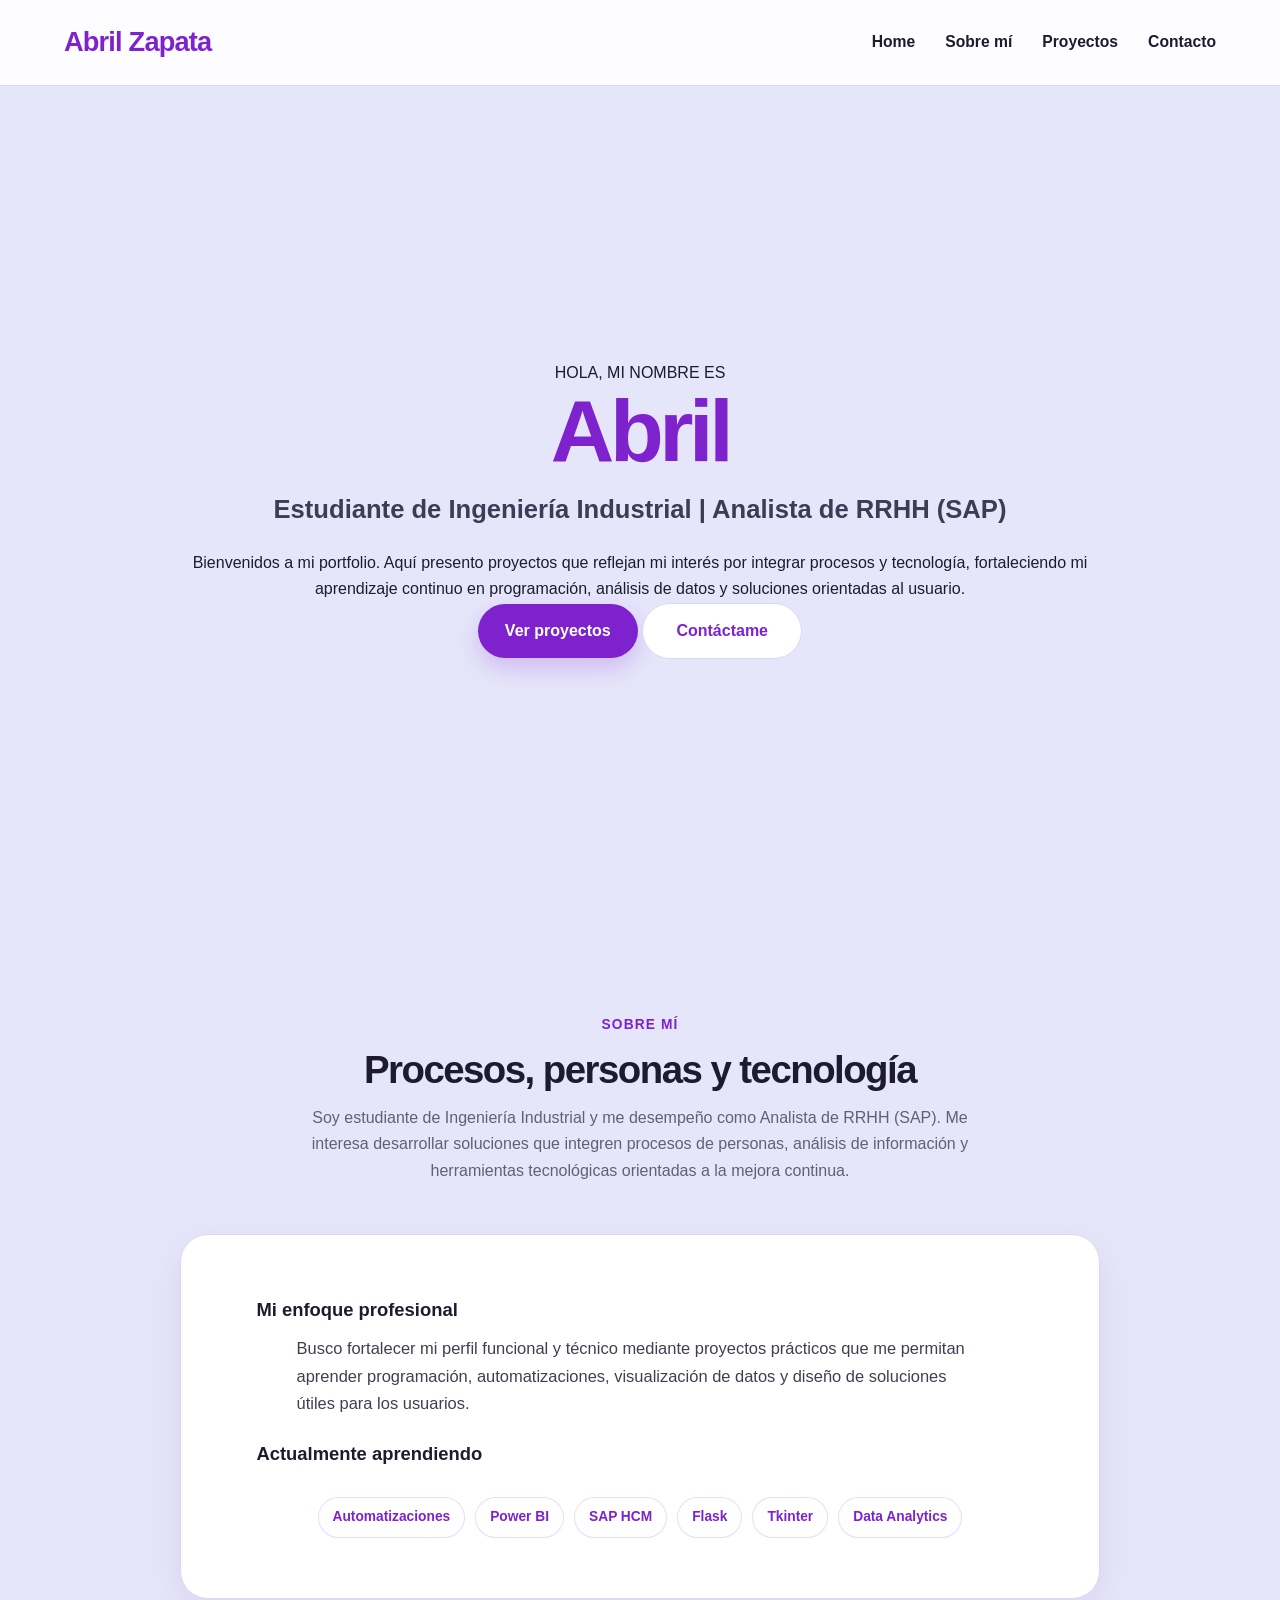
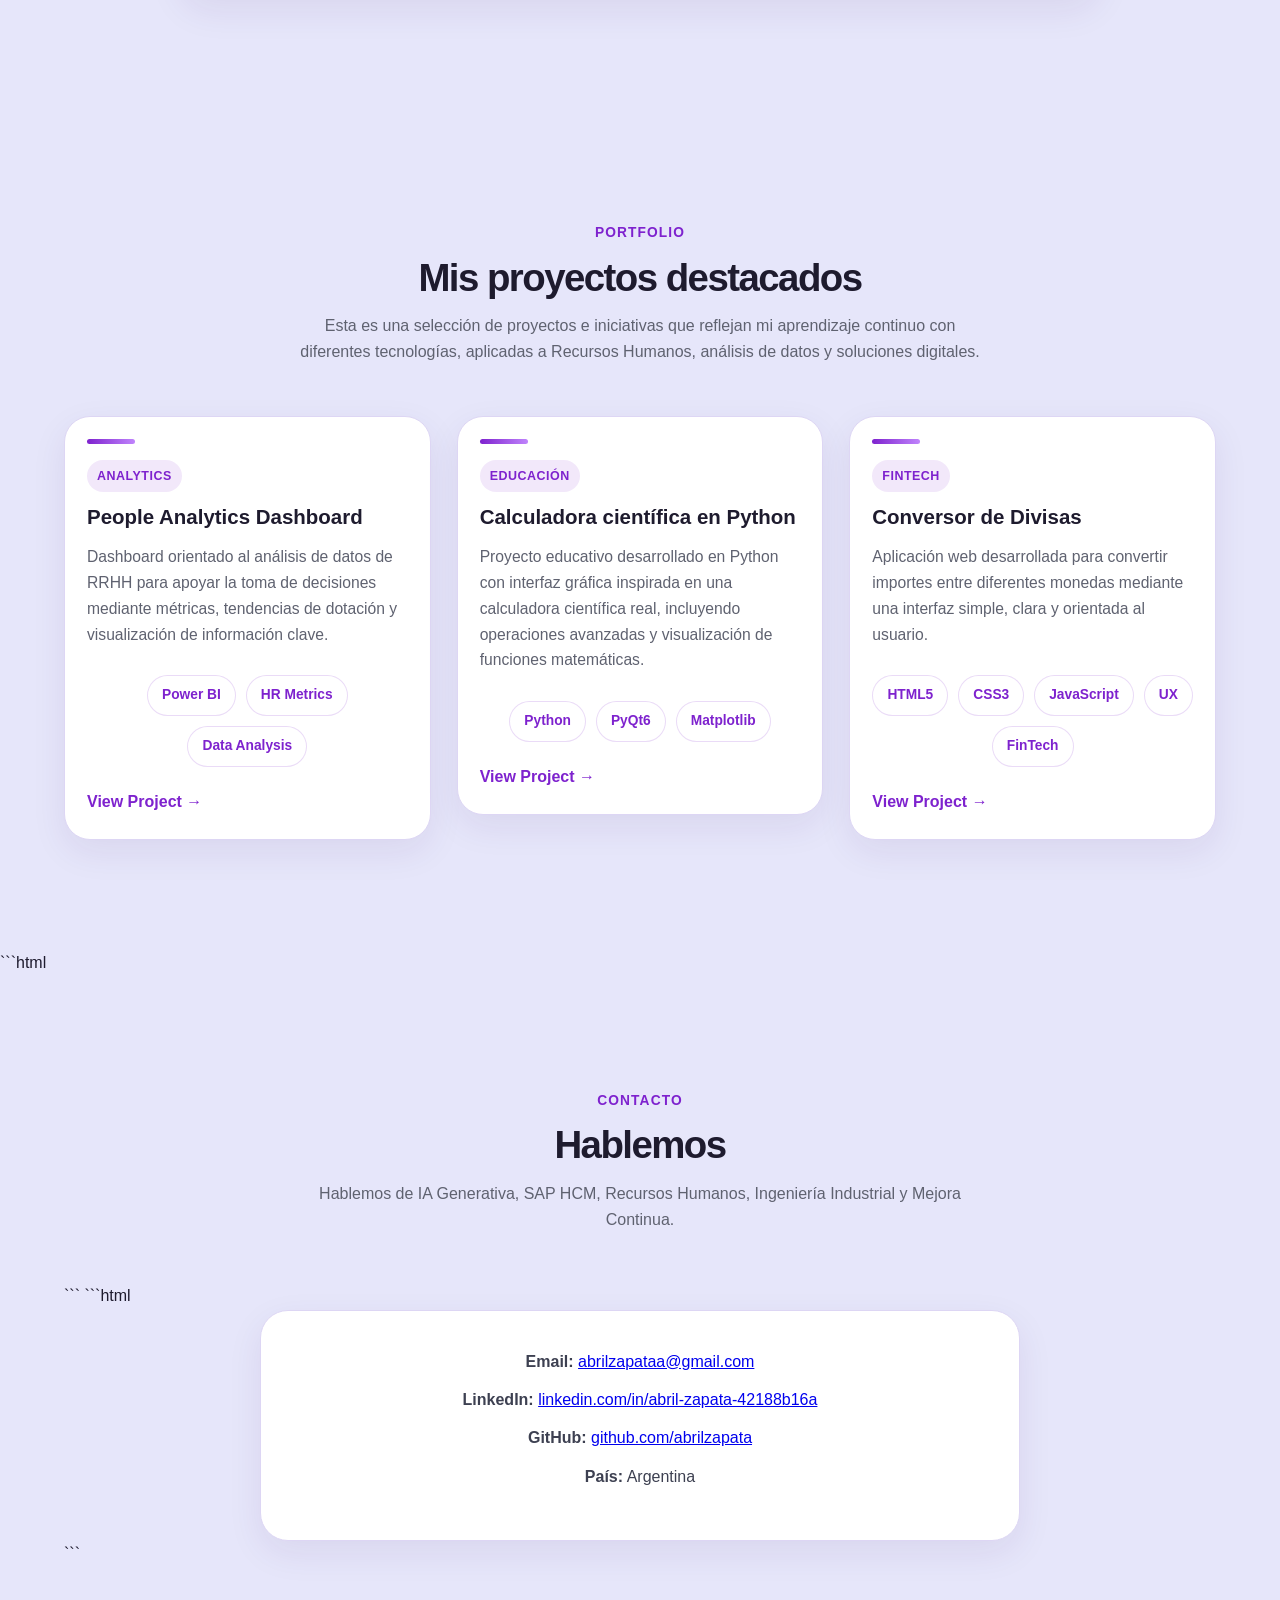
<file: index.html>
<!DOCTYPE html>
<html lang="es">
<head>
  <meta charset="UTF-8">
  <meta name="viewport" content="width=device-width, initial-scale=1.0">
  <title>Portfolio | Abril Zapata</title>
  <link rel="stylesheet" href="style.css">
</head>

<body>

  <!-- NAVBAR -->
  <nav class="navbar">
    <div class="logo">Abril Zapata</div>

    <ul class="nav-links">
      <li><a href="#home">Home</a></li>
      <li><a href="#about">Sobre mí</a></li>
      <li><a href="#projects">Proyectos</a></li>
      <li><a href="#contact">Contacto</a></li>
    </ul>
  </nav>

  <main>

    <!-- PORTADA / HERO -->
    <section id="home" class="hero">
      <div class="hero-content">
        <span class="hero-kicker">HOLA, MI NOMBRE ES</span>

        <h1>Abril</h1>

        <h2>
          Estudiante de Ingeniería Industrial | Analista de RRHH (SAP)
        </h2>

      
<p>
  Bienvenidos a mi portfolio. Aquí presento proyectos que reflejan mi interés
  por integrar procesos y tecnología, fortaleciendo mi aprendizaje continuo
  en programación, análisis de datos y soluciones orientadas al usuario.
</p>


        <div class="hero-actions">
          <a href="#projects" class="btn primary-btn">Ver proyectos</a>
          <a href="#contact" class="btn secondary-btn">Contáctame</a>
        </div>
      </div>
    </section>

    <!-- SOBRE MÍ -->
    <section id="about" class="section">
      <div class="section-header">
        <span class="section-kicker">SOBRE MÍ</span>
        <h2>Procesos, personas y tecnología</h2>
        <p>
          Soy estudiante de Ingeniería Industrial y me desempeño como Analista de RRHH (SAP).
          Me interesa desarrollar soluciones que integren procesos de personas, análisis
          de información y herramientas tecnológicas orientadas a la mejora continua.
        </p>
      </div>

      <div class="about-card">
        <h3>Mi enfoque profesional</h3>
        <p>
          Busco fortalecer mi perfil funcional y técnico mediante proyectos prácticos
          que me permitan aprender programación, automatizaciones, visualización de datos
          y diseño de soluciones útiles para los usuarios.
        </p>

        <h3>Actualmente aprendiendo</h3>
        <div class="project-tags">
          <span>Automatizaciones</span>
          <span>Power BI</span>
          <span>SAP HCM</span>
          <span>Flask</span>
          <span>Tkinter</span>
          <span>Data Analytics</span>
        </div>
      </div>
    </section>

    <!-- PROYECTOS -->
    <section id="projects" class="section">
      <div class="section-header">
        <span class="section-kicker">PORTFOLIO</span>
        <h2>Mis proyectos destacados</h2>
        <p>
          Esta es una selección de proyectos e iniciativas que reflejan mi aprendizaje
          continuo con diferentes tecnologías, aplicadas a Recursos Humanos, análisis
          de datos y soluciones digitales.
        </p>
      </div>

      <div class="projects-grid">

        <!-- PEOPLE ANALYTICS -->
        <article class="project-card">
          <div class="project-topline"></div>
          <span class="project-label">Analytics</span>

          <h3>People Analytics Dashboard</h3>

          <p>
            Dashboard orientado al análisis de datos de RRHH para apoyar la toma de
            decisiones mediante métricas, tendencias de dotación y visualización de
            información clave.
          </p>

          <div class="project-tags">
            <span>Power BI</span>
            <span>HR Metrics</span>
            <span>Data Analysis</span>
          </div>

          <a href="people-analytics.html" class="project-link">View Project →</a>
        </article>

        <!-- CALCULADORA -->
        <article class="project-card">
          <div class="project-topline"></div>
          <span class="project-label">Educación</span>

          <h3>Calculadora científica en Python</h3>

          <p>
            Proyecto educativo desarrollado en Python con interfaz gráfica inspirada
            en una calculadora científica real, incluyendo operaciones avanzadas y
            visualización de funciones matemáticas.
          </p>

          <div class="project-tags">
            <span>Python</span>
            <span>PyQt6</span>
            <span>Matplotlib</span>
          </div>

          <a href="calculator.html" class="project-link">View Project →</a>
        </article>

        <!-- CONVERSOR DE DIVISAS -->
        <article class="project-card">
  <div class="project-topline"></div>
  <span class="project-label">FinTech</span>
  <h3>Conversor de Divisas</h3>
  <p>
    Aplicación web desarrollada para convertir importes entre diferentes monedas
    mediante una interfaz simple, clara y orientada al usuario.
  </p>

  <div class="project-tags">
    <span>HTML5</span>
    <span>CSS3</span>
    <span>JavaScript</span>
    <span>UX</span>
    <span>FinTech</span>
  </div>

  <a href="currency-converter.html" class="project-link">View Project →</a>
</article>

      </div>
    </section>

    <!-- CONTACTO -->
    ```html
<section id="contact" class="section">
  <div class="section-header">
    <span class="section-kicker">CONTACTO</span>
    <h2>Hablemos</h2>
    <p>
      Hablemos de IA Generativa, SAP HCM, Recursos Humanos,
      Ingeniería Industrial y Mejora Continua.
    </p>
  </div>
```


      ```html
<div class="contact-card">
  <p>
    <strong>Email:</strong>
    <a href="mailto:abrilzapataa@gmail.com">
      abrilzapataa@gmail.com
    </a>
  </p>

  <p>
    <strong>LinkedIn:</strong>
    <a href="https://www.linkedin.com/in/abril-zapata-42188b16a/" target="_blank" rel="noopener noreferrer">
      linkedin.com/in/abril-zapata-42188b16a
    </a>
  </p>

  <p>
    <strong>GitHub:</strong>
    <a href="https://github.com/abrilzapata" target="_blank" rel="noopener noreferrer">
      github.com/abrilzapata
    </a>
  </p>

  <p><strong>País:</strong> Argentina</p>
</div>
```

    </section>

  </main>

  <script src="script.js"></script>
</body>
</html>
</file>
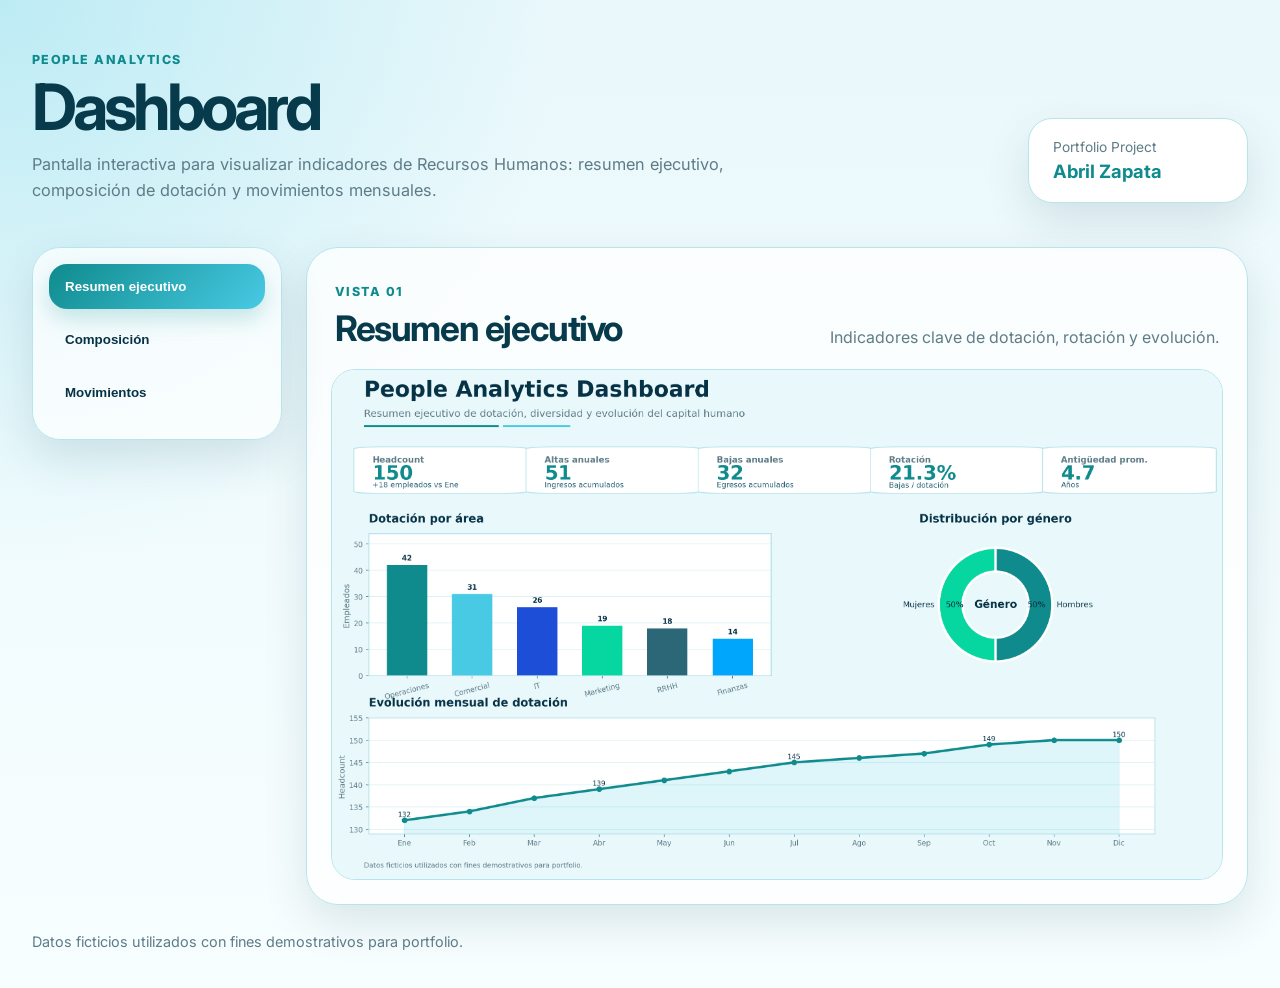
<file: people-analytics-ui/index.html>
<!DOCTYPE html>
<html lang="es">
<head>
  <meta charset="UTF-8" />
  <meta name="viewport" content="width=device-width, initial-scale=1.0" />
  <title>People Analytics Dashboard UI</title>

  <link rel="preconnect" href="https://fonts.googleapis.com">
  <link rel="preconnect" href="https://fonts.gstatic.com" crossorigin>
  <link href="https://fonts.googleapis.com/css2?family=Inter:wght@400;500;600;700;800&display=swap" rel="stylesheet">

  <link rel="stylesheet" href="style.css" />
</head>
<body>

  <header class="app-header">
    <div>
      <span class="kicker">People Analytics</span>
      <h1>Dashboard </h1>
      <p>
        Pantalla interactiva para visualizar indicadores de Recursos Humanos:
        resumen ejecutivo, composición de dotación y movimientos mensuales.
      </p>
    </div>

    <div class="header-card">
      <span>Portfolio Project</span>
      <strong>Abril Zapata</strong>
    </div>
  </header>

  <main class="app-shell">

    <aside class="sidebar">
      <button class="tab-button active" data-target="overview">
        Resumen ejecutivo
      </button>
      <button class="tab-button" data-target="composition">
        Composición
      </button>
      <button class="tab-button" data-target="trends">
        Movimientos
      </button>
    </aside>

    <section class="dashboard-panel">

      <article id="overview" class="dashboard-view active">
        <div class="panel-title">
          <div>
            <span class="section-kicker">Vista 01</span>
            <h2>Resumen ejecutivo</h2>
          </div>
          <p>Indicadores clave de dotación, rotación y evolución.</p>
        </div>

        <img src="images/people-dashboard-main.png" alt="Dashboard principal de People Analytics">
      </article>

      <article id="composition" class="dashboard-view">
        <div class="panel-title">
          <div>
            <span class="section-kicker">Vista 02</span>
            <h2>Composición de dotación</h2>
          </div>
          <p>Análisis por área, género, edad y antigüedad.</p>
        </div>

        <img src="images/people-dashboard-metrics.png" alt="Dashboard de métricas de People Analytics">
      </article>

      <article id="trends" class="dashboard-view">
        <div class="panel-title">
          <div>
            <span class="section-kicker">Vista 03</span>
            <h2>Movimientos mensuales</h2>
          </div>
          <p>Seguimiento de headcount, altas y bajas durante el año.</p>
        </div>

        <img src="images/people-dashboard-trends.png" alt="Dashboard de tendencias de People Analytics">
      </article>

    </section>

  </main>

  <footer class="footer">
    <p>Datos ficticios utilizados con fines demostrativos para portfolio.</p>
  </footer>

  <script>
    const buttons = document.querySelectorAll(".tab-button");
    const views = document.querySelectorAll(".dashboard-view");

    buttons.forEach(button => {
      button.addEventListener("click", () => {
        const target = button.dataset.target;

        buttons.forEach(btn => btn.classList.remove("active"));
        views.forEach(view => view.classList.remove("active"));

        button.classList.add("active");
        document.getElementById(target).classList.add("active");
      });
    });
  </script>

</body>
</html>
</file>
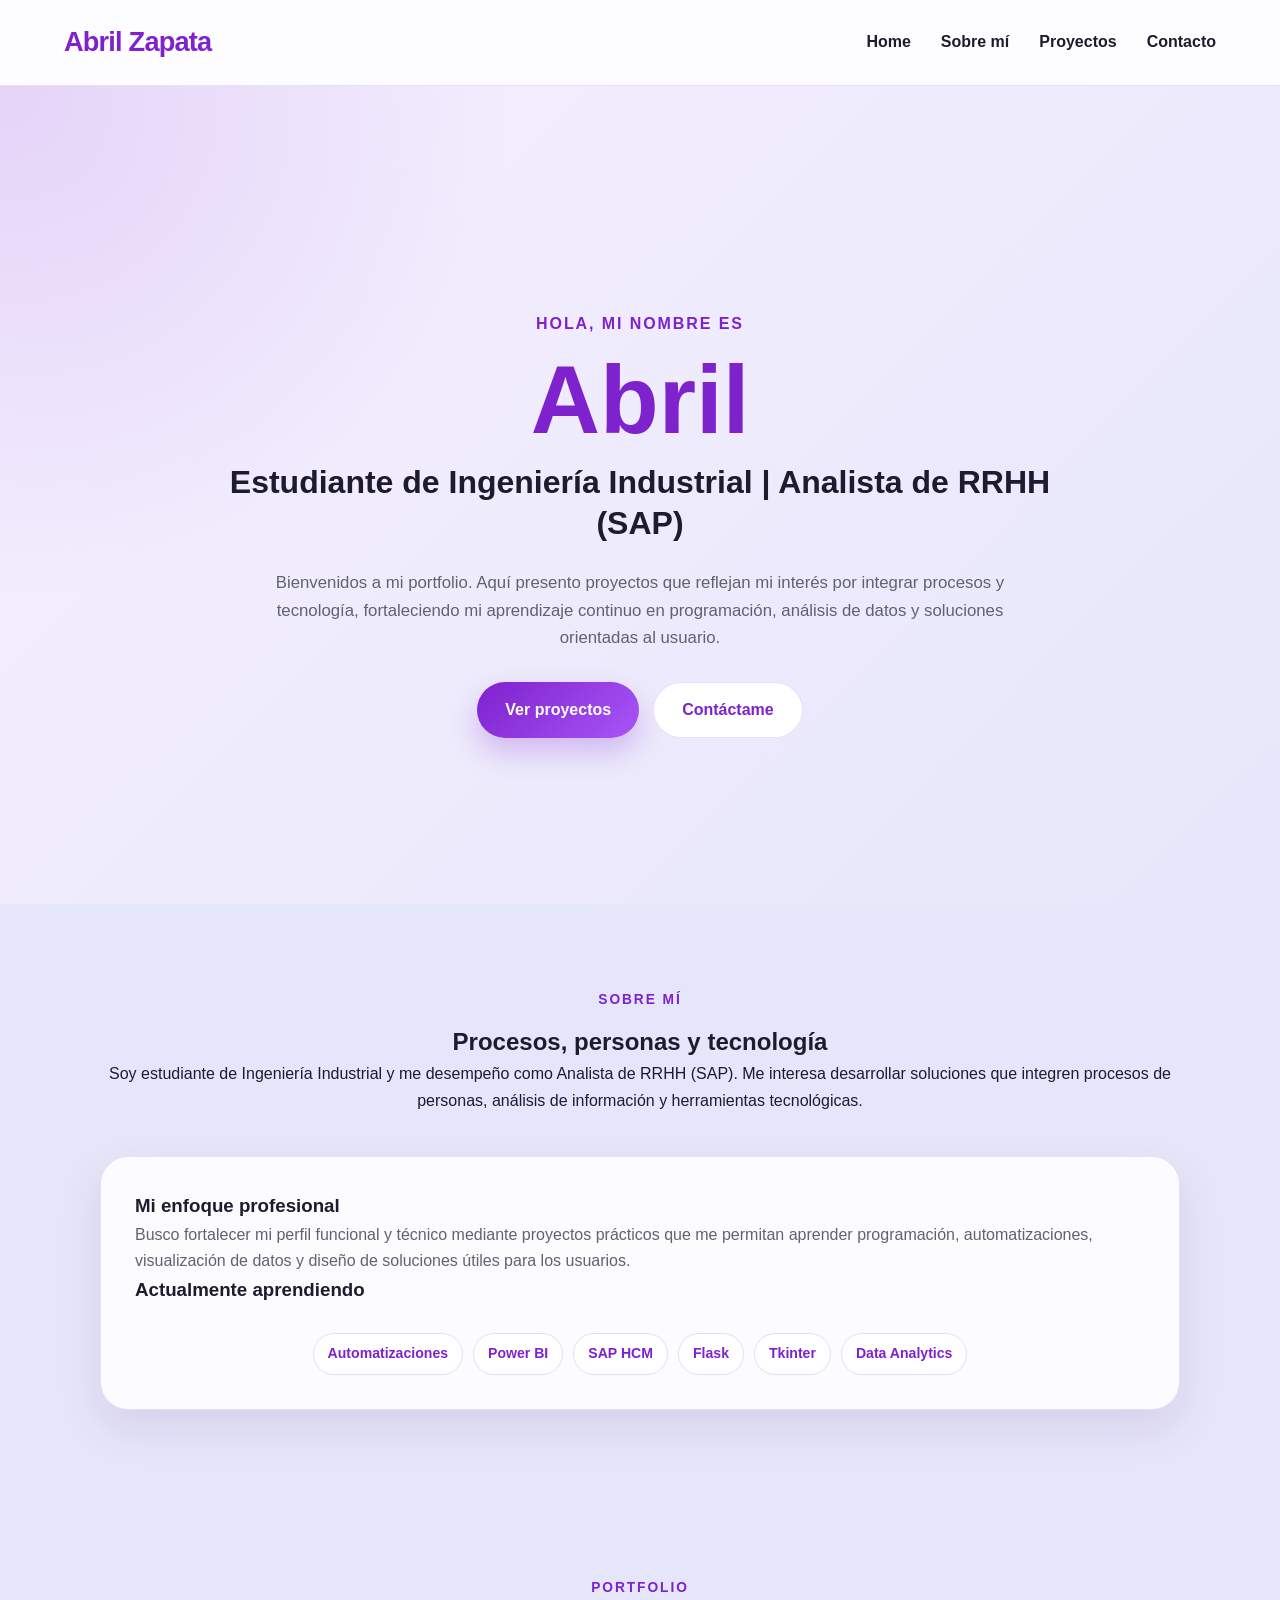
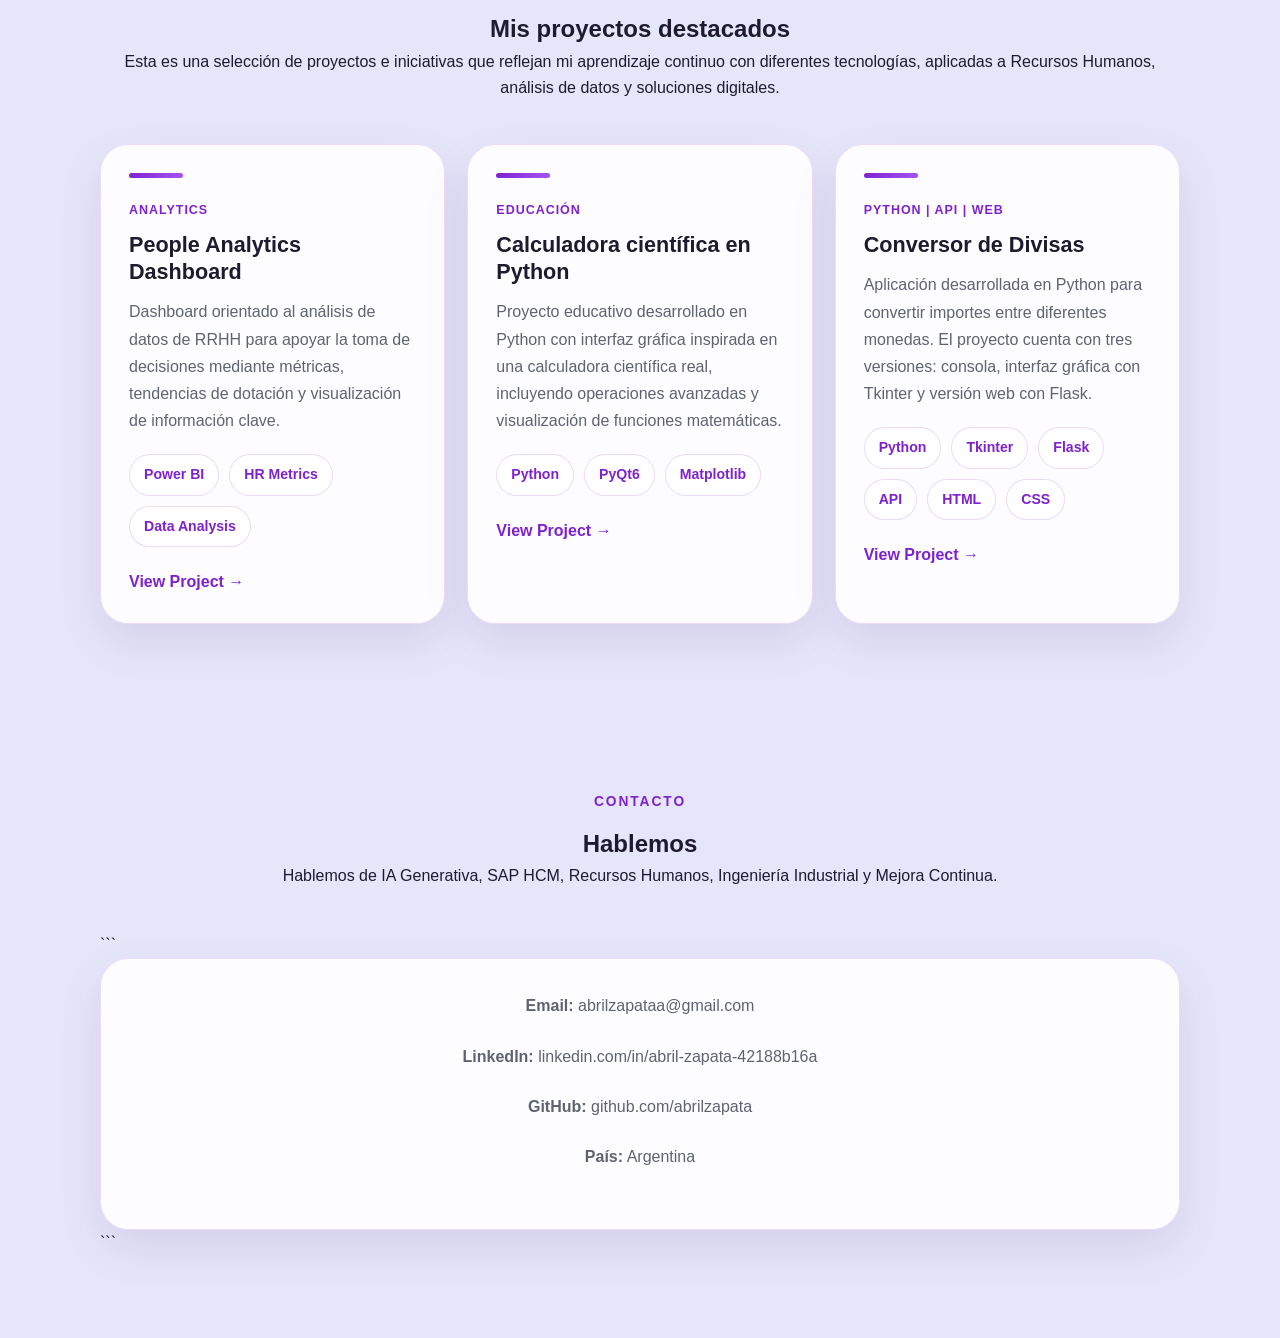
<file: Portfolio-Abril/index.html>
<!DOCTYPE html>
<html lang="es">
<head>
  <meta charset="UTF-8">
  <meta name="viewport" content="width=device-width, initial-scale=1.0">
  <title>Portfolio | Abril Zapata</title>
  <link rel="stylesheet" href="style.css">
</head>

<body>

  <!-- NAVBAR -->
  <nav class="navbar">
    <div class="logo">Abril Zapata</div>

    <ul class="nav-links">
      <li><a href="#home">Home</a></li>
      <li><a href="#about">Sobre mí</a></li>
      <li><a href="#projects">Proyectos</a></li>
      <li><a href="#contact">Contacto</a></li>
    </ul>
  </nav>

  <main>

    <!-- PORTADA / HERO -->
    <section id="home" class="hero">
      <div class="hero-content">
        <span class="hero-kicker">HOLA, MI NOMBRE ES</span>

        <h1>Abril</h1>

        <h2>
          Estudiante de Ingeniería Industrial | Analista de RRHH (SAP)
        </h2>

      
<p>
  Bienvenidos a mi portfolio. Aquí presento proyectos que reflejan mi interés
  por integrar procesos y tecnología, fortaleciendo mi aprendizaje continuo
  en programación, análisis de datos y soluciones orientadas al usuario.
</p>


        <div class="hero-actions">
          <a href="#projects" class="btn primary-btn">Ver proyectos</a>
          <a href="#contact" class="btn secondary-btn">Contáctame</a>
        </div>
      </div>
    </section>

    <!-- SOBRE MÍ -->
    <section id="about" class="section">
      <div class="section-header">
        <span class="section-kicker">SOBRE MÍ</span>
        <h2>Procesos, personas y tecnología</h2>
        <p>
  Soy estudiante de Ingeniería Industrial y me desempeño como Analista de RRHH (SAP).
  Me interesa desarrollar soluciones que integren procesos de personas, análisis de información
  y herramientas tecnológicas.
</p>
      </div>

      <div class="about-card">
        <h3>Mi enfoque profesional</h3>
        <p>
          Busco fortalecer mi perfil funcional y técnico mediante proyectos prácticos
          que me permitan aprender programación, automatizaciones, visualización de datos
          y diseño de soluciones útiles para los usuarios.
        </p>

        <h3>Actualmente aprendiendo</h3>
        <div class="project-tags">
          <span>Automatizaciones</span>
          <span>Power BI</span>
          <span>SAP HCM</span>
          <span>Flask</span>
          <span>Tkinter</span>
          <span>Data Analytics</span>
        </div>
      </div>
    </section>

    <!-- PROYECTOS -->
    <section id="projects" class="section">
      <div class="section-header">
        <span class="section-kicker">PORTFOLIO</span>
        <h2>Mis proyectos destacados</h2>
        <p>
          Esta es una selección de proyectos e iniciativas que reflejan mi aprendizaje
          continuo con diferentes tecnologías, aplicadas a Recursos Humanos, análisis
          de datos y soluciones digitales.
        </p>
      </div>

      <div class="projects-grid">

        <!-- PEOPLE ANALYTICS -->
        <article class="project-card">
          <div class="project-topline"></div>
          <span class="project-label">Analytics</span>

          <h3>People Analytics Dashboard</h3>

          <p>
            Dashboard orientado al análisis de datos de RRHH para apoyar la toma de
            decisiones mediante métricas, tendencias de dotación y visualización de
            información clave.
          </p>

          <div class="project-tags">
            <span>Power BI</span>
            <span>HR Metrics</span>
            <span>Data Analysis</span>
          </div>

          <a href="people-analytics.html" class="project-link">View Project →</a>
        </article>

        <!-- CALCULADORA -->
        <article class="project-card">
          <div class="project-topline"></div>
          <span class="project-label">Educación</span>

          <h3>Calculadora científica en Python</h3>

          <p>
            Proyecto educativo desarrollado en Python con interfaz gráfica inspirada
            en una calculadora científica real, incluyendo operaciones avanzadas y
            visualización de funciones matemáticas.
          </p>

          <div class="project-tags">
            <span>Python</span>
            <span>PyQt6</span>
            <span>Matplotlib</span>
          </div>

          <a href="calculator.html" class="project-link">View Project →</a>
        </article>

        <article class="project-card">
  <div class="project-topline"></div>

  <span class="project-label">Python | API | Web</span>

  <h3>Conversor de Divisas</h3>

  <p>
    Aplicación desarrollada en Python para convertir importes entre diferentes monedas.
    El proyecto cuenta con tres versiones: consola, interfaz gráfica con Tkinter y versión web con Flask.
  </p>

  <div class="project-tags">
    <span>Python</span>
    <span>Tkinter</span>
    <span>Flask</span>
    <span>API</span>
    <span>HTML</span>
    <span>CSS</span>
  </div>

  <a href="currency-converter.html" class="project-link">View Project →</a>
</article>

      </div>
    </section>

    <!-- CONTACTO -->
    
<section id="contact" class="section">
  <div class="section-header">
    <span class="section-kicker">CONTACTO</span>
    <h2>Hablemos</h2>
    <p>
      Hablemos de IA Generativa, SAP HCM, Recursos Humanos,
      Ingeniería Industrial y Mejora Continua.
    </p>
  </div>
```


      
<div class="contact-card">
  <p>
    <strong>Email:</strong>
    <a href="mailto:abrilzapataa@gmail.com">
      abrilzapataa@gmail.com
    </a>
  </p>

  <p>
    <strong>LinkedIn:</strong>
    <a href="https://www.linkedin.com/in/abril-zapata-42188b16a/" target="_blank" rel="noopener noreferrer">
      linkedin.com/in/abril-zapata-42188b16a
    </a>
  </p>

  <p>
    <strong>GitHub:</strong>
    <a href="https://github.com/abrilzapata" target="_blank" rel="noopener noreferrer">
      github.com/abrilzapata
    </a>
  </p>

  <p><strong>País:</strong> Argentina</p>
</div>
```

    </section>

  </main>

  <script src="script.js"></script>
</body>
</html>
</file>
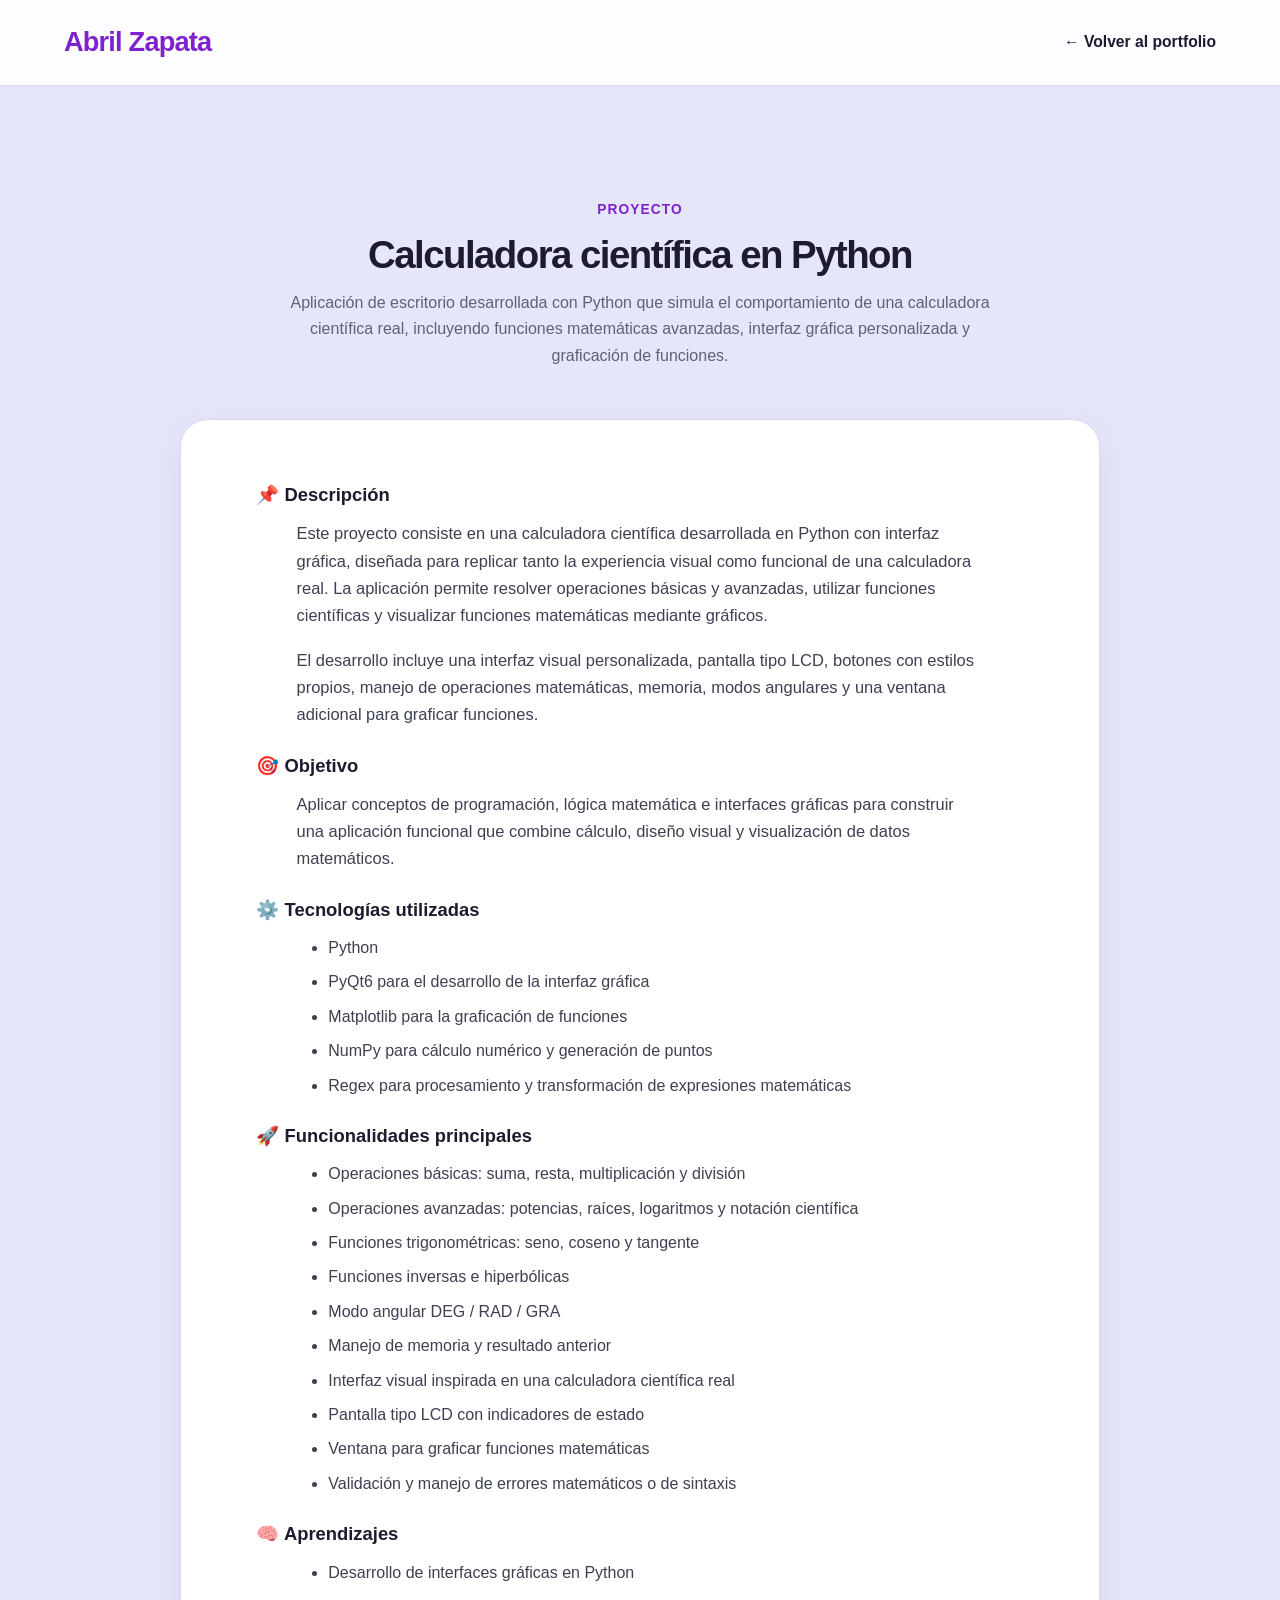
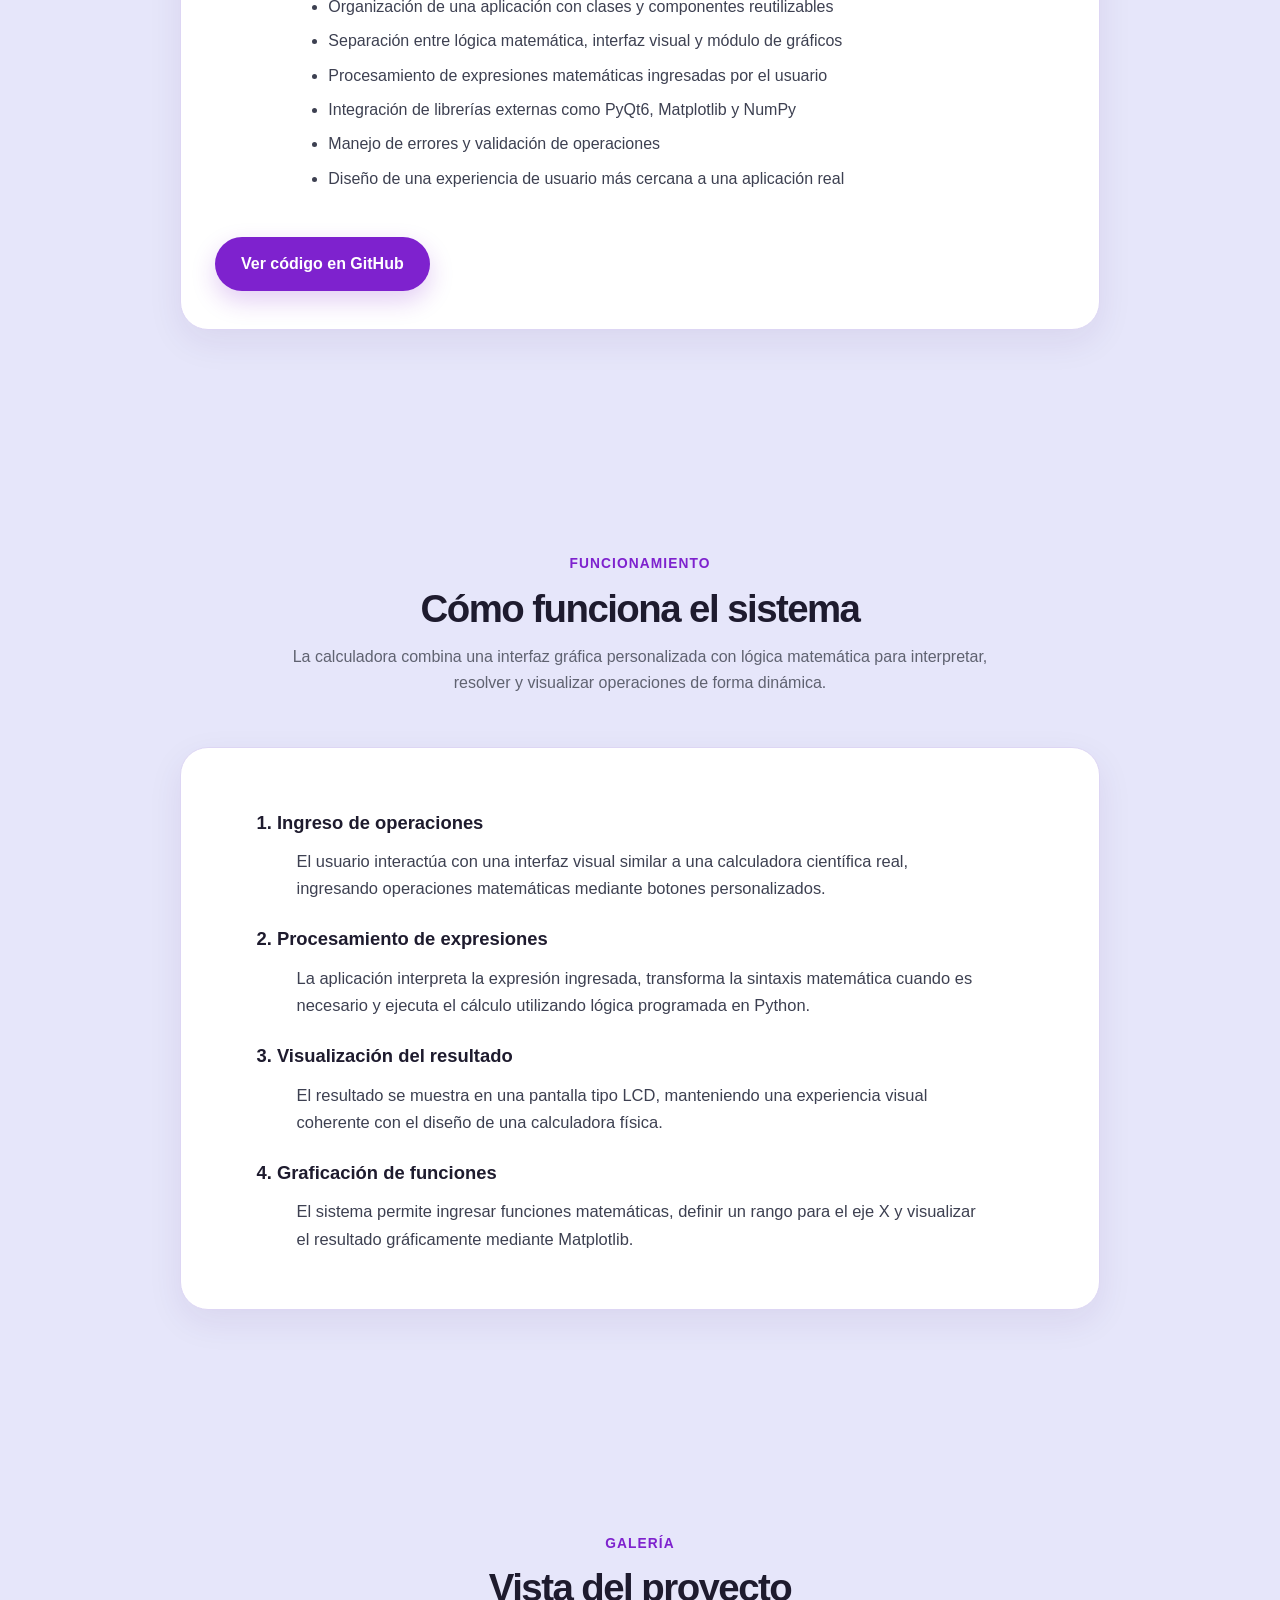
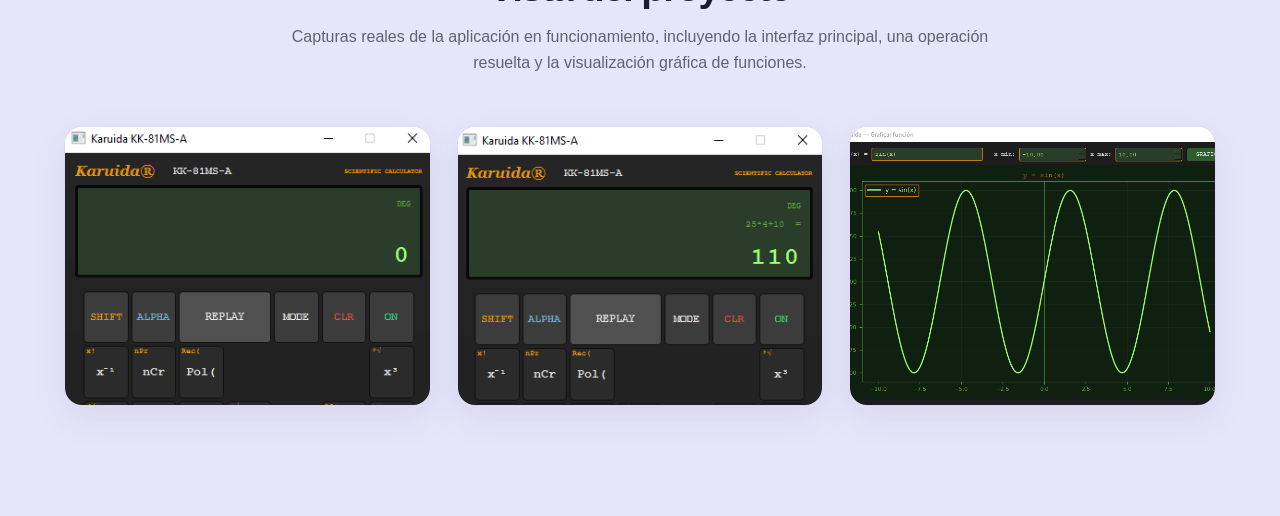
<file: Calculator.html>
<!DOCTYPE html>
<html lang="en">
<head>
  <meta charset="UTF-8">
  <title>Calculadora en Python</title>
  <link rel="stylesheet" href="style.css">
</head>

<body>

<!-- NAVBAR -->
<nav class="navbar">
  <div class="logo">Abril Zapata</div>
  <ul class="nav-links">
    <li><a href="index.html">← Volver al portfolio</a></li>
  </ul>
</nav>

<!-- HERO DEL PROYECTO -->
<section class="section">

  <div class="section-header">
    <span class="section-kicker">Proyecto</span>
    <h2>Calculadora científica en Python</h2>
    <p>
      Aplicación de escritorio desarrollada con Python que simula el comportamiento
      de una calculadora científica real, incluyendo funciones matemáticas avanzadas,
      interfaz gráfica personalizada y graficación de funciones.
    </p>
  </div>

  <div class="about-card">

    <h3>📌 Descripción</h3>
    <p>
      Este proyecto consiste en una calculadora científica desarrollada en Python con interfaz gráfica,
      diseñada para replicar tanto la experiencia visual como funcional de una calculadora real.
      La aplicación permite resolver operaciones básicas y avanzadas, utilizar funciones científicas
      y visualizar funciones matemáticas mediante gráficos.
    </p>

    <p>
      El desarrollo incluye una interfaz visual personalizada, pantalla tipo LCD, botones con estilos propios,
      manejo de operaciones matemáticas, memoria, modos angulares y una ventana adicional para graficar funciones.
    </p>

    <h3>🎯 Objetivo</h3>
    <p>
      Aplicar conceptos de programación, lógica matemática e interfaces gráficas para construir
      una aplicación funcional que combine cálculo, diseño visual y visualización de datos matemáticos.
    </p>

    <h3>⚙️ Tecnologías utilizadas</h3>
    <ul>
      <li>Python</li>
      <li>PyQt6 para el desarrollo de la interfaz gráfica</li>
      <li>Matplotlib para la graficación de funciones</li>
      <li>NumPy para cálculo numérico y generación de puntos</li>
      <li>Regex para procesamiento y transformación de expresiones matemáticas</li>
    </ul>

    <h3>🚀 Funcionalidades principales</h3>
    <ul>
      <li>Operaciones básicas: suma, resta, multiplicación y división</li>
      <li>Operaciones avanzadas: potencias, raíces, logaritmos y notación científica</li>
      <li>Funciones trigonométricas: seno, coseno y tangente</li>
      <li>Funciones inversas e hiperbólicas</li>
      <li>Modo angular DEG / RAD / GRA</li>
      <li>Manejo de memoria y resultado anterior</li>
      <li>Interfaz visual inspirada en una calculadora científica real</li>
      <li>Pantalla tipo LCD con indicadores de estado</li>
      <li>Ventana para graficar funciones matemáticas</li>
      <li>Validación y manejo de errores matemáticos o de sintaxis</li>
    </ul>

    <h3>🧠 Aprendizajes</h3>
    <ul>
      <li>Desarrollo de interfaces gráficas en Python</li>
      <li>Organización de una aplicación con clases y componentes reutilizables</li>
      <li>Separación entre lógica matemática, interfaz visual y módulo de gráficos</li>
      <li>Procesamiento de expresiones matemáticas ingresadas por el usuario</li>
      <li>Integración de librerías externas como PyQt6, Matplotlib y NumPy</li>
      <li>Manejo de errores y validación de operaciones</li>
      <li>Diseño de una experiencia de usuario más cercana a una aplicación real</li>
    </ul>

    <br>

    <a href="https://github.com/abrilzapata/python-calculator" target="_blank" class="btn primary-btn">
      Ver código en GitHub
    </a>

  </div>

</section>

<!-- CÓMO FUNCIONA -->
<section class="section">

  <div class="section-header">
    <span class="section-kicker">Funcionamiento</span>
    <h2>Cómo funciona el sistema</h2>
    <p>
      La calculadora combina una interfaz gráfica personalizada con lógica matemática
      para interpretar, resolver y visualizar operaciones de forma dinámica.
    </p>
  </div>

  <div class="about-card">

    <h3>1. Ingreso de operaciones</h3>
    <p>
      El usuario interactúa con una interfaz visual similar a una calculadora científica real,
      ingresando operaciones matemáticas mediante botones personalizados.
    </p>

    <h3>2. Procesamiento de expresiones</h3>
    <p>
      La aplicación interpreta la expresión ingresada, transforma la sintaxis matemática cuando es necesario
      y ejecuta el cálculo utilizando lógica programada en Python.
    </p>

    <h3>3. Visualización del resultado</h3>
    <p>
      El resultado se muestra en una pantalla tipo LCD, manteniendo una experiencia visual coherente
      con el diseño de una calculadora física.
    </p>

    <h3>4. Graficación de funciones</h3>
    <p>
      El sistema permite ingresar funciones matemáticas, definir un rango para el eje X
      y visualizar el resultado gráficamente mediante Matplotlib.
    </p>

  </div>

</section>

<!-- GALERÍA DEL PROYECTO -->
<section class="section">

  <div class="section-header">
    <span class="section-kicker">Galería</span>
    <h2>Vista del proyecto</h2>
    <p>
      Capturas reales de la aplicación en funcionamiento, incluyendo la interfaz principal,
      una operación resuelta y la visualización gráfica de funciones.
    </p>
  </div>

  <div class="project-gallery">
    <img src="images/calculator-main.png" alt="Interfaz principal de la calculadora científica en Python">

    <img src="images/calculator-operation.png" alt="Ejemplo de operación resuelta en la calculadora">

    <img src="images/calculator-graph.png" alt="Gráfico de función matemática en la calculadora">
  </div>

</section>

</body>
</html>
</file>
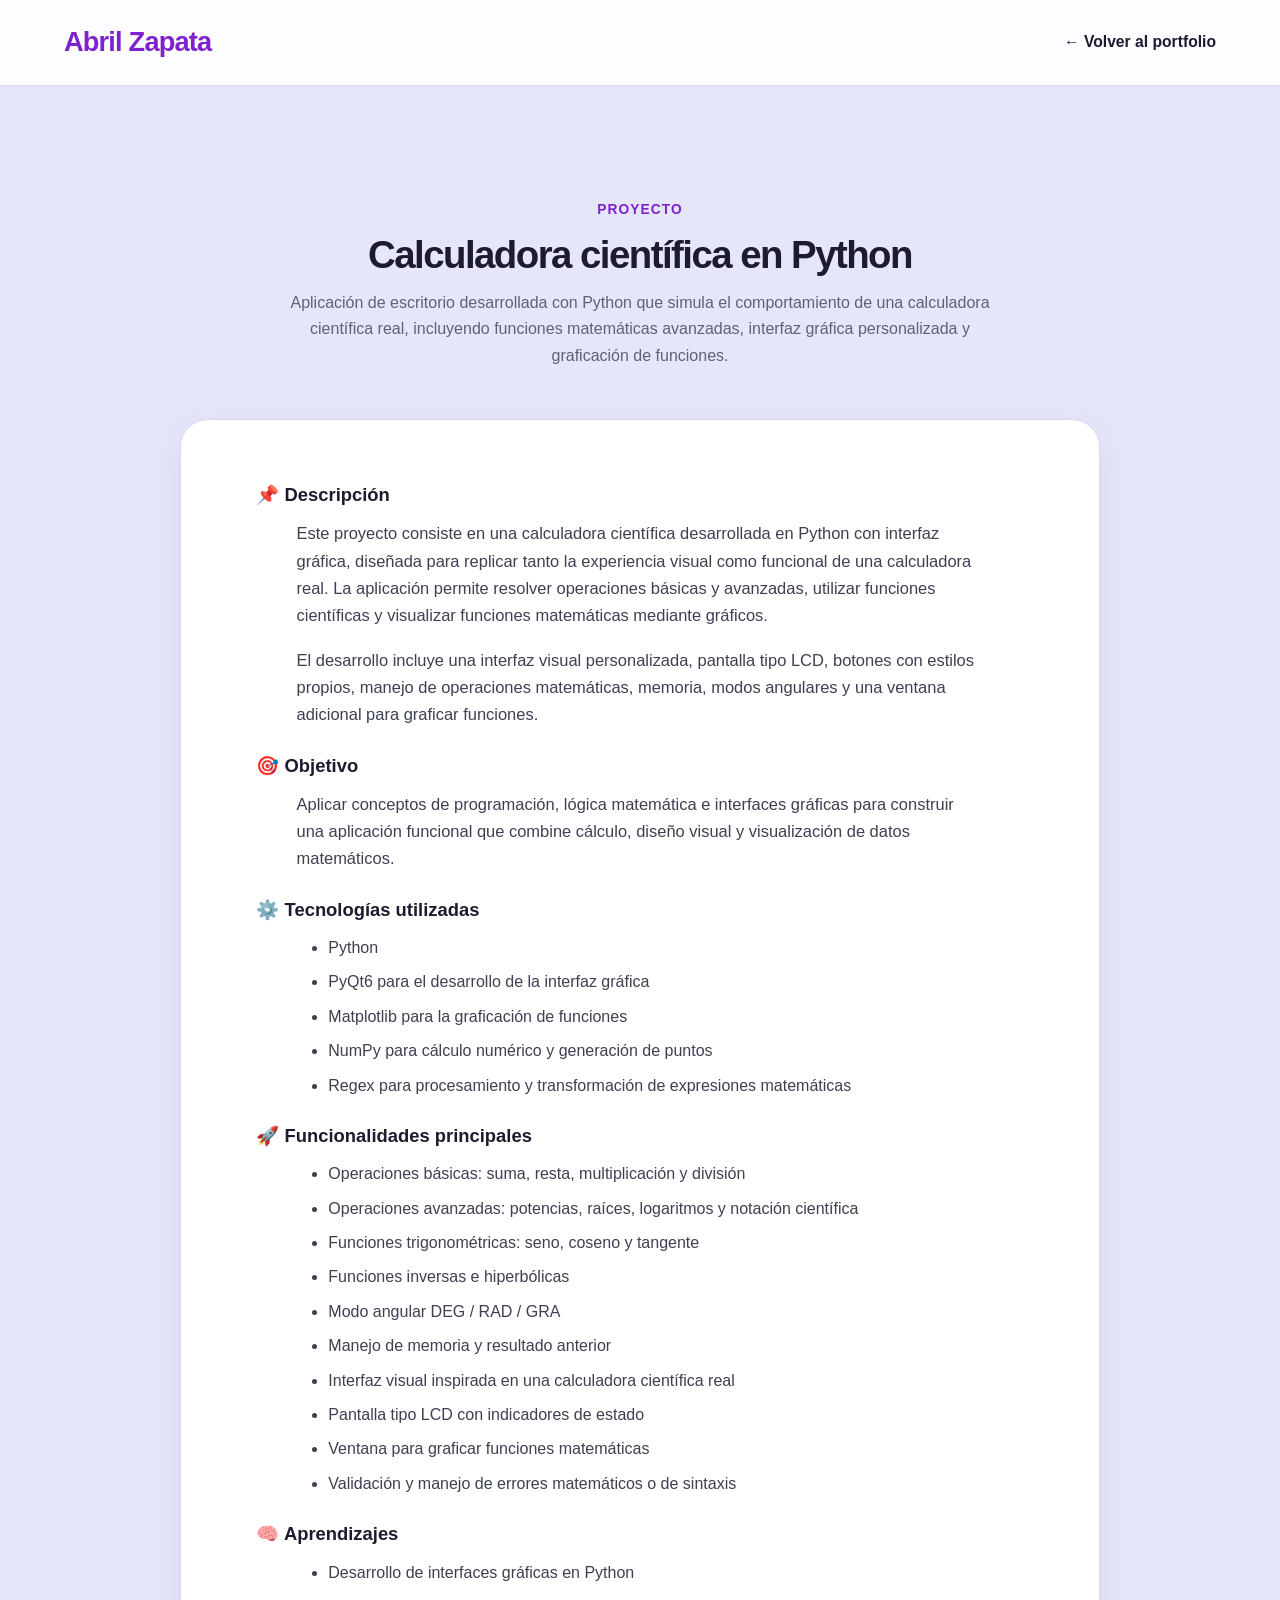
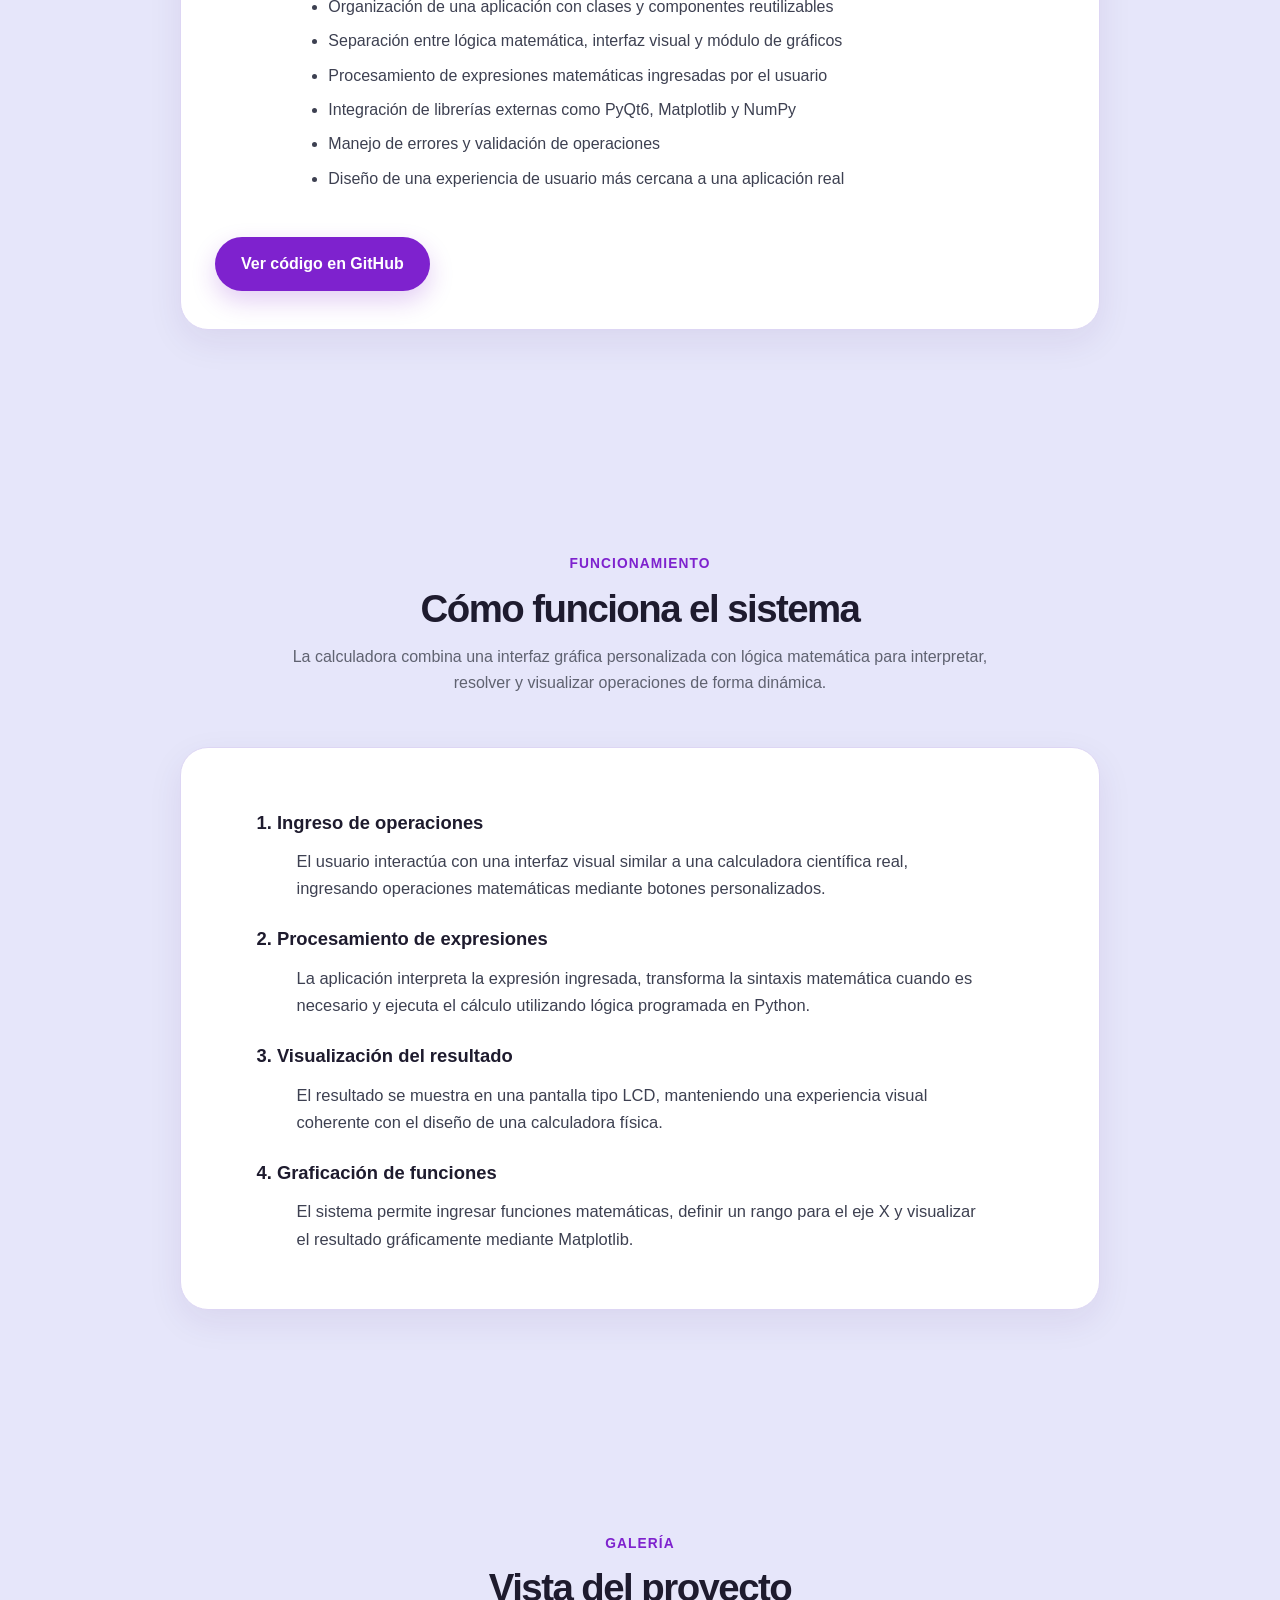
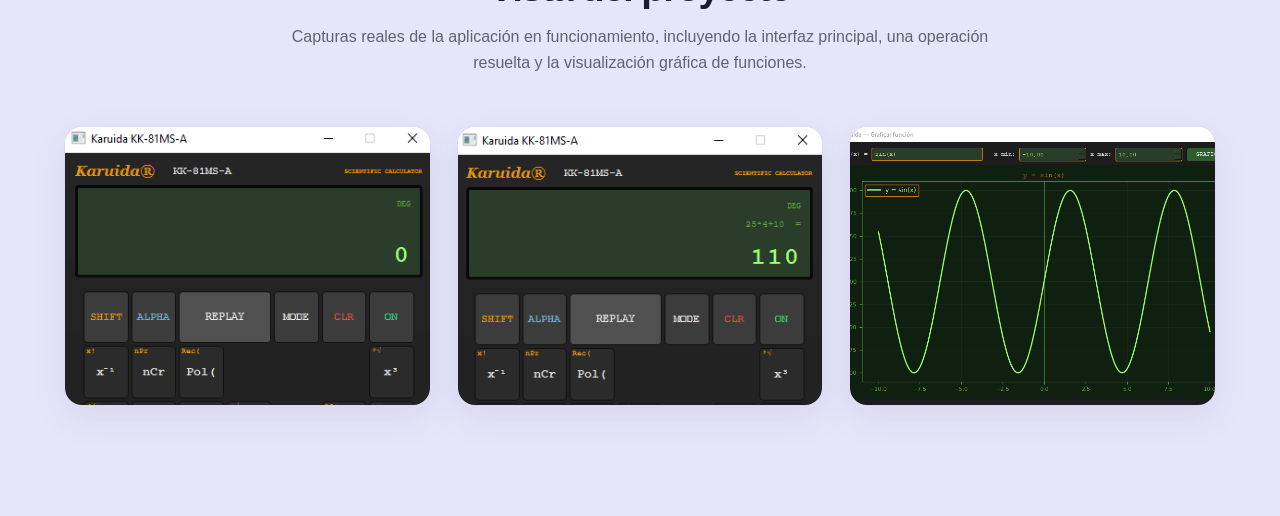
<file: calculator.html>
<!DOCTYPE html>
<html lang="en">
<head>
  <meta charset="UTF-8">
  <title>Calculadora en Python</title>
  <link rel="stylesheet" href="style.css">
</head>

<body>

<!-- NAVBAR -->
<nav class="navbar">
  <div class="logo">Abril Zapata</div>
  <ul class="nav-links">
    <li><a href="index.html">← Volver al portfolio</a></li>
  </ul>
</nav>

<!-- HERO DEL PROYECTO -->
<section class="section">

  <div class="section-header">
    <span class="section-kicker">Proyecto</span>
    <h2>Calculadora científica en Python</h2>
    <p>
      Aplicación de escritorio desarrollada con Python que simula el comportamiento
      de una calculadora científica real, incluyendo funciones matemáticas avanzadas,
      interfaz gráfica personalizada y graficación de funciones.
    </p>
  </div>

  <div class="about-card">

    <h3>📌 Descripción</h3>
    <p>
      Este proyecto consiste en una calculadora científica desarrollada en Python con interfaz gráfica,
      diseñada para replicar tanto la experiencia visual como funcional de una calculadora real.
      La aplicación permite resolver operaciones básicas y avanzadas, utilizar funciones científicas
      y visualizar funciones matemáticas mediante gráficos.
    </p>

    <p>
      El desarrollo incluye una interfaz visual personalizada, pantalla tipo LCD, botones con estilos propios,
      manejo de operaciones matemáticas, memoria, modos angulares y una ventana adicional para graficar funciones.
    </p>

    <h3>🎯 Objetivo</h3>
    <p>
      Aplicar conceptos de programación, lógica matemática e interfaces gráficas para construir
      una aplicación funcional que combine cálculo, diseño visual y visualización de datos matemáticos.
    </p>

    <h3>⚙️ Tecnologías utilizadas</h3>
    <ul>
      <li>Python</li>
      <li>PyQt6 para el desarrollo de la interfaz gráfica</li>
      <li>Matplotlib para la graficación de funciones</li>
      <li>NumPy para cálculo numérico y generación de puntos</li>
      <li>Regex para procesamiento y transformación de expresiones matemáticas</li>
    </ul>

    <h3>🚀 Funcionalidades principales</h3>
    <ul>
      <li>Operaciones básicas: suma, resta, multiplicación y división</li>
      <li>Operaciones avanzadas: potencias, raíces, logaritmos y notación científica</li>
      <li>Funciones trigonométricas: seno, coseno y tangente</li>
      <li>Funciones inversas e hiperbólicas</li>
      <li>Modo angular DEG / RAD / GRA</li>
      <li>Manejo de memoria y resultado anterior</li>
      <li>Interfaz visual inspirada en una calculadora científica real</li>
      <li>Pantalla tipo LCD con indicadores de estado</li>
      <li>Ventana para graficar funciones matemáticas</li>
      <li>Validación y manejo de errores matemáticos o de sintaxis</li>
    </ul>

    <h3>🧠 Aprendizajes</h3>
    <ul>
      <li>Desarrollo de interfaces gráficas en Python</li>
      <li>Organización de una aplicación con clases y componentes reutilizables</li>
      <li>Separación entre lógica matemática, interfaz visual y módulo de gráficos</li>
      <li>Procesamiento de expresiones matemáticas ingresadas por el usuario</li>
      <li>Integración de librerías externas como PyQt6, Matplotlib y NumPy</li>
      <li>Manejo de errores y validación de operaciones</li>
      <li>Diseño de una experiencia de usuario más cercana a una aplicación real</li>
    </ul>

    <br>

    <a href="https://github.com/abrilzapata/python-calculator" target="_blank" class="btn primary-btn">
      Ver código en GitHub
    </a>

  </div>

</section>

<!-- CÓMO FUNCIONA -->
<section class="section">

  <div class="section-header">
    <span class="section-kicker">Funcionamiento</span>
    <h2>Cómo funciona el sistema</h2>
    <p>
      La calculadora combina una interfaz gráfica personalizada con lógica matemática
      para interpretar, resolver y visualizar operaciones de forma dinámica.
    </p>
  </div>

  <div class="about-card">

    <h3>1. Ingreso de operaciones</h3>
    <p>
      El usuario interactúa con una interfaz visual similar a una calculadora científica real,
      ingresando operaciones matemáticas mediante botones personalizados.
    </p>

    <h3>2. Procesamiento de expresiones</h3>
    <p>
      La aplicación interpreta la expresión ingresada, transforma la sintaxis matemática cuando es necesario
      y ejecuta el cálculo utilizando lógica programada en Python.
    </p>

    <h3>3. Visualización del resultado</h3>
    <p>
      El resultado se muestra en una pantalla tipo LCD, manteniendo una experiencia visual coherente
      con el diseño de una calculadora física.
    </p>

    <h3>4. Graficación de funciones</h3>
    <p>
      El sistema permite ingresar funciones matemáticas, definir un rango para el eje X
      y visualizar el resultado gráficamente mediante Matplotlib.
    </p>

  </div>

</section>

<!-- GALERÍA DEL PROYECTO -->
<section class="section">

  <div class="section-header">
    <span class="section-kicker">Galería</span>
    <h2>Vista del proyecto</h2>
    <p>
      Capturas reales de la aplicación en funcionamiento, incluyendo la interfaz principal,
      una operación resuelta y la visualización gráfica de funciones.
    </p>
  </div>

  <div class="project-gallery">
    <img src="images/calculator-main.png" alt="Interfaz principal de la calculadora científica en Python">

    <img src="images/calculator-operation.png" alt="Ejemplo de operación resuelta en la calculadora">

    <img src="images/calculator-graph.png" alt="Gráfico de función matemática en la calculadora">
  </div>

</section>

</body>
</html>
</file>
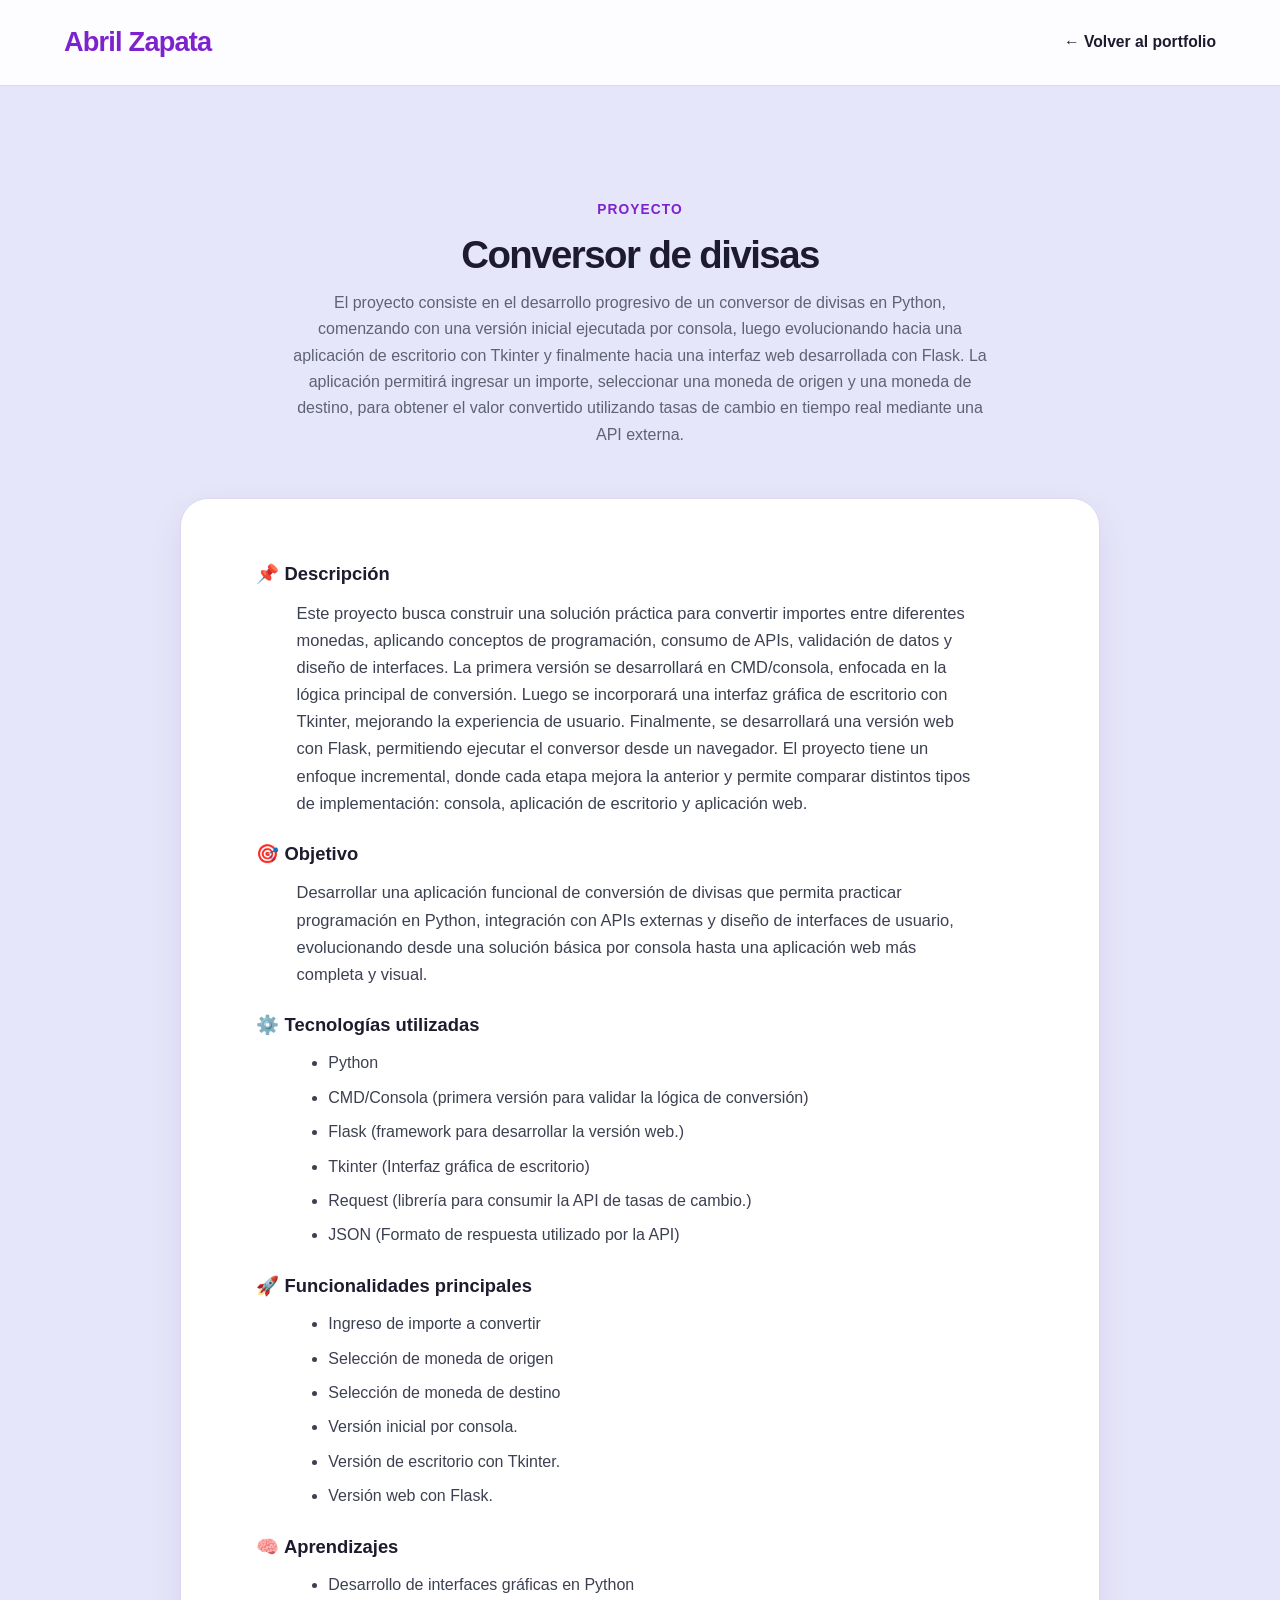
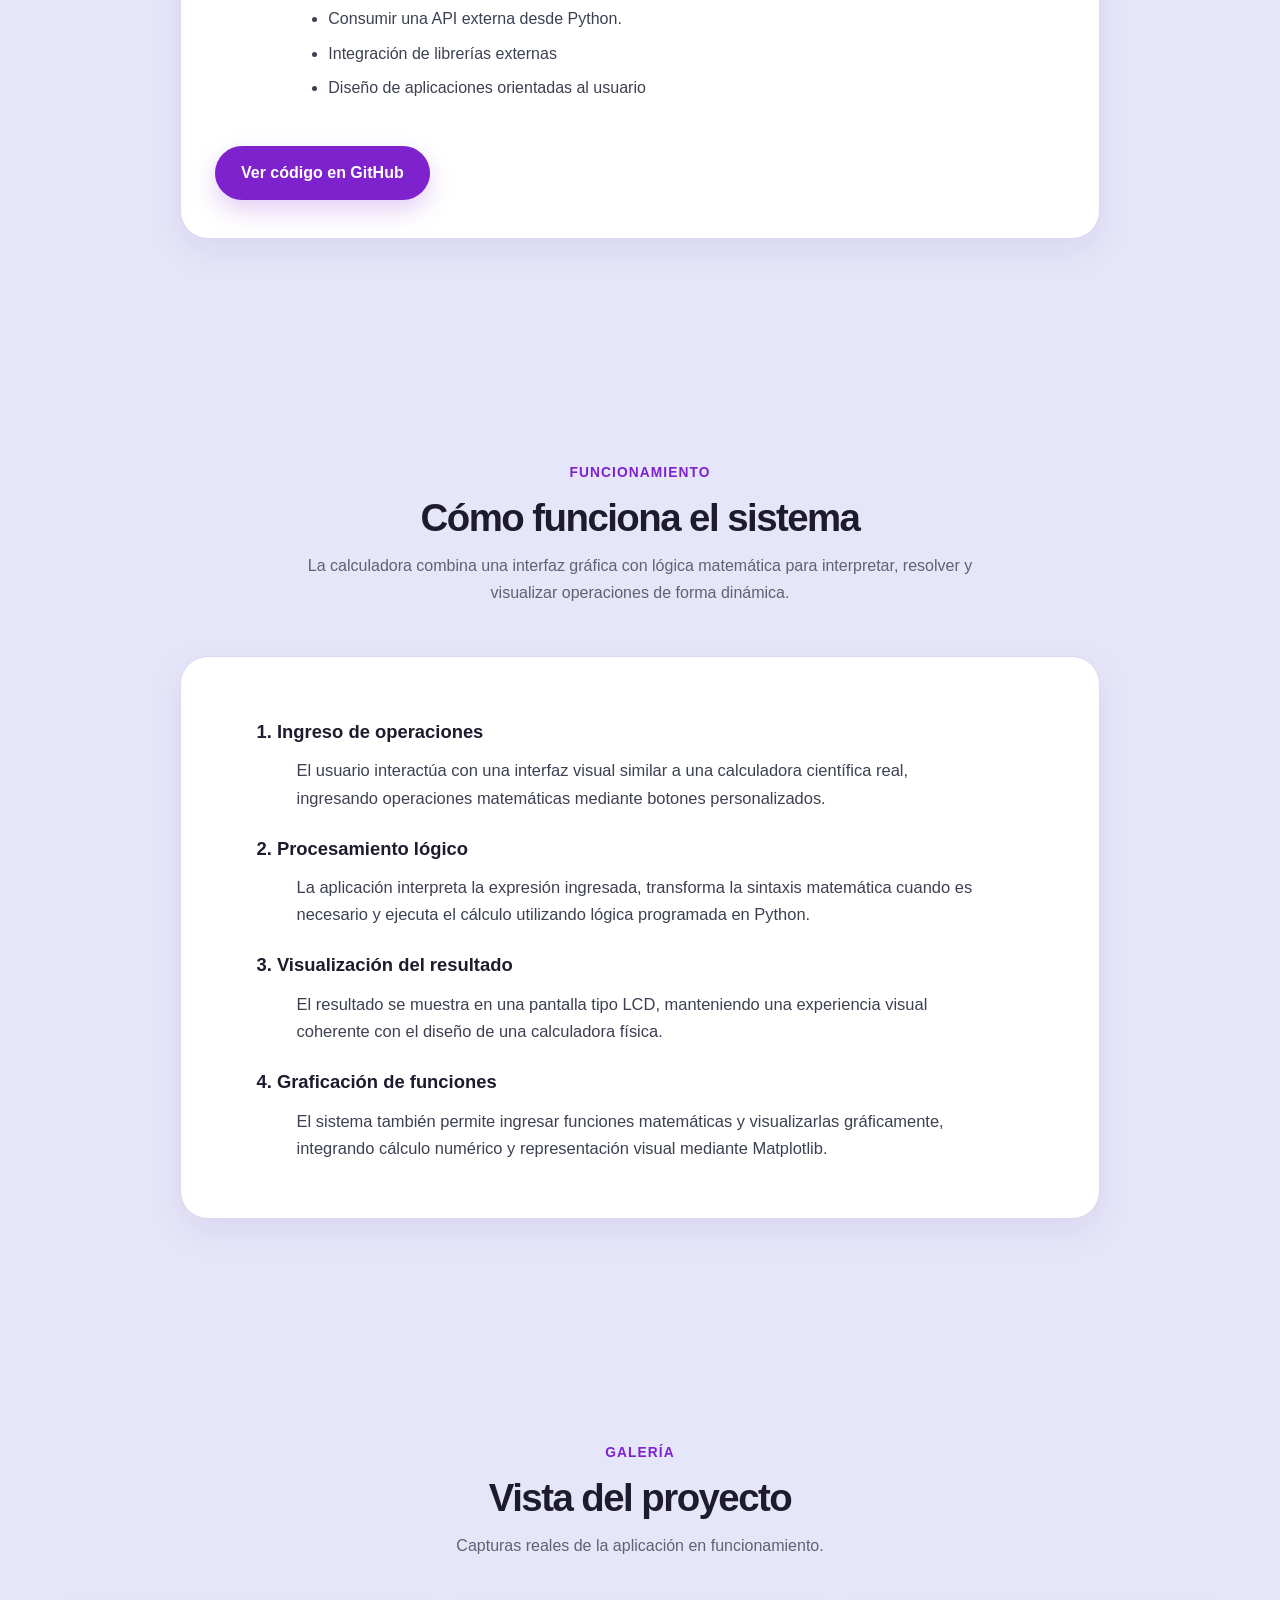
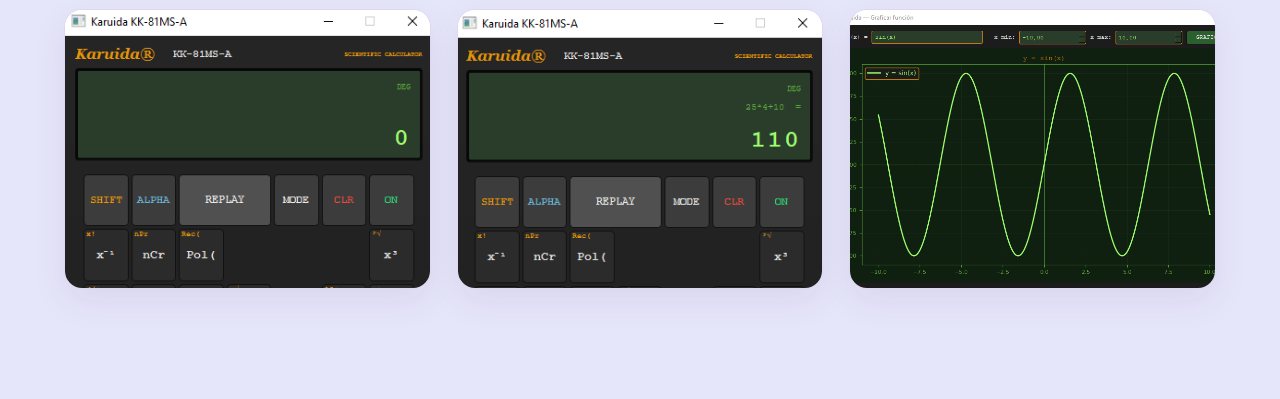
<file: Conversor de divisas.html>
<!DOCTYPE html>
<html lang="en">
<head>
  <meta charset="UTF-8">
  <title>Conversor de Divisas en tiempo real</title>
  <link rel="stylesheet" href="style.css">
</head>

<body>

<!-- NAVBAR -->
<nav class="navbar">
  <div class="logo">Abril Zapata</div>
  <ul class="nav-links">
    <li><a href="index.html">← Volver al portfolio</a></li>
  </ul>
</nav>

<!-- HERO DEL PROYECTO -->
<section class="section">

  <div class="section-header">
    <span class="section-kicker">Proyecto</span>
    <h2>Conversor de divisas</h2>
    <p>
      El proyecto consiste en el desarrollo progresivo de un conversor de divisas en Python, comenzando con una versión inicial ejecutada por consola, luego evolucionando hacia una aplicación de escritorio con Tkinter y finalmente hacia una interfaz web desarrollada con Flask.
      La aplicación permitirá ingresar un importe, seleccionar una moneda de origen y una moneda de destino, para obtener el valor convertido utilizando tasas de cambio en tiempo real mediante una API externa.
    </p>
  </div>

  <div class="about-card">

    <h3>📌 Descripción</h3>
    <p>
      Este proyecto busca construir una solución práctica para convertir importes entre diferentes monedas, aplicando conceptos de programación, consumo de APIs, validación de datos y diseño de interfaces.
      La primera versión se desarrollará en CMD/consola, enfocada en la lógica principal de conversión. Luego se incorporará una interfaz gráfica de escritorio con Tkinter, mejorando la experiencia de usuario. Finalmente, se desarrollará una versión web con Flask, permitiendo ejecutar el conversor desde un navegador.
      El proyecto tiene un enfoque incremental, donde cada etapa mejora la anterior y permite comparar distintos tipos de implementación: consola, aplicación de escritorio y aplicación web.
      
    </p>

    <h3>🎯 Objetivo</h3>
    <p>
      Desarrollar una aplicación funcional de conversión de divisas que permita practicar programación en Python, integración con APIs externas y diseño de interfaces de usuario, evolucionando desde una solución básica por consola hasta una aplicación web más completa y visual.
    </p>

    <h3>⚙️ Tecnologías utilizadas</h3>
    <ul>
      <li>Python</li>
      <li>CMD/Consola (primera versión para validar la lógica de conversión)</li>
      <li>Flask (framework para desarrollar la versión web.)</li>
      <li>Tkinter (Interfaz gráfica de escritorio)</li>
      <li>Request (librería para consumir la API de tasas de cambio.)</li>
      <li>JSON (Formato de respuesta utilizado por la API)</li>
    </ul>

    <h3>🚀 Funcionalidades principales</h3>
    <ul>
      <li>Ingreso de importe a convertir</li>
      <li>Selección de moneda de origen</li>
      <li>Selección de moneda de destino</li>
      <li>Versión inicial por consola.</li>
      <li>Versión de escritorio con Tkinter.</li>
      <li>Versión web con Flask.</li>
    </ul>

    <h3>🧠 Aprendizajes</h3>
    <ul>
      <li>Desarrollo de interfaces gráficas en Python</li>
      <li>Consumir una API externa desde Python.</li>
      <li>Integración de librerías externas</li>
      <li>Diseño de aplicaciones orientadas al usuario</li>
    </ul>

    <br>

    <a href="https://github.com/abrilzapata/python-calculator" target="_blank" class="btn primary-btn">
      Ver código en GitHub
    </a>

  </div>

</section>

<!-- CÓMO FUNCIONA -->
<section class="section">

  <div class="section-header">
    <span class="section-kicker">Funcionamiento</span>
    <h2>Cómo funciona el sistema</h2>
    <p>
      La calculadora combina una interfaz gráfica con lógica matemática para interpretar,
      resolver y visualizar operaciones de forma dinámica.
    </p>
  </div>

  <div class="about-card">

    <h3>1. Ingreso de operaciones</h3>
    <p>
      El usuario interactúa con una interfaz visual similar a una calculadora científica real,
      ingresando operaciones matemáticas mediante botones personalizados.
    </p>

    <h3>2. Procesamiento lógico</h3>
    <p>
      La aplicación interpreta la expresión ingresada, transforma la sintaxis matemática cuando es necesario
      y ejecuta el cálculo utilizando lógica programada en Python.
    </p>

    <h3>3. Visualización del resultado</h3>
    <p>
      El resultado se muestra en una pantalla tipo LCD, manteniendo una experiencia visual coherente
      con el diseño de una calculadora física.
    </p>

    <h3>4. Graficación de funciones</h3>
    <p>
      El sistema también permite ingresar funciones matemáticas y visualizarlas gráficamente,
      integrando cálculo numérico y representación visual mediante Matplotlib.
    </p>

  </div>

</section>

<!-- GALERÍA DEL PROYECTO -->
<section class="section">

  <div class="section-header">
    <span class="section-kicker">Galería</span>
    <h2>Vista del proyecto</h2>
    <p>Capturas reales de la aplicación en funcionamiento.</p>
  </div>

  <div class="project-gallery">

    <img src="images/calculator-main.png" alt="Interfaz principal de la calculadora">

    <img src="images/calculator-operation.png" alt="Ejemplo de operación resuelta">

    <img src="images/calculator-graph.png" alt="Gráfico de funciones matemáticas">

  </div>

</section>

</body>
</html>
</file>
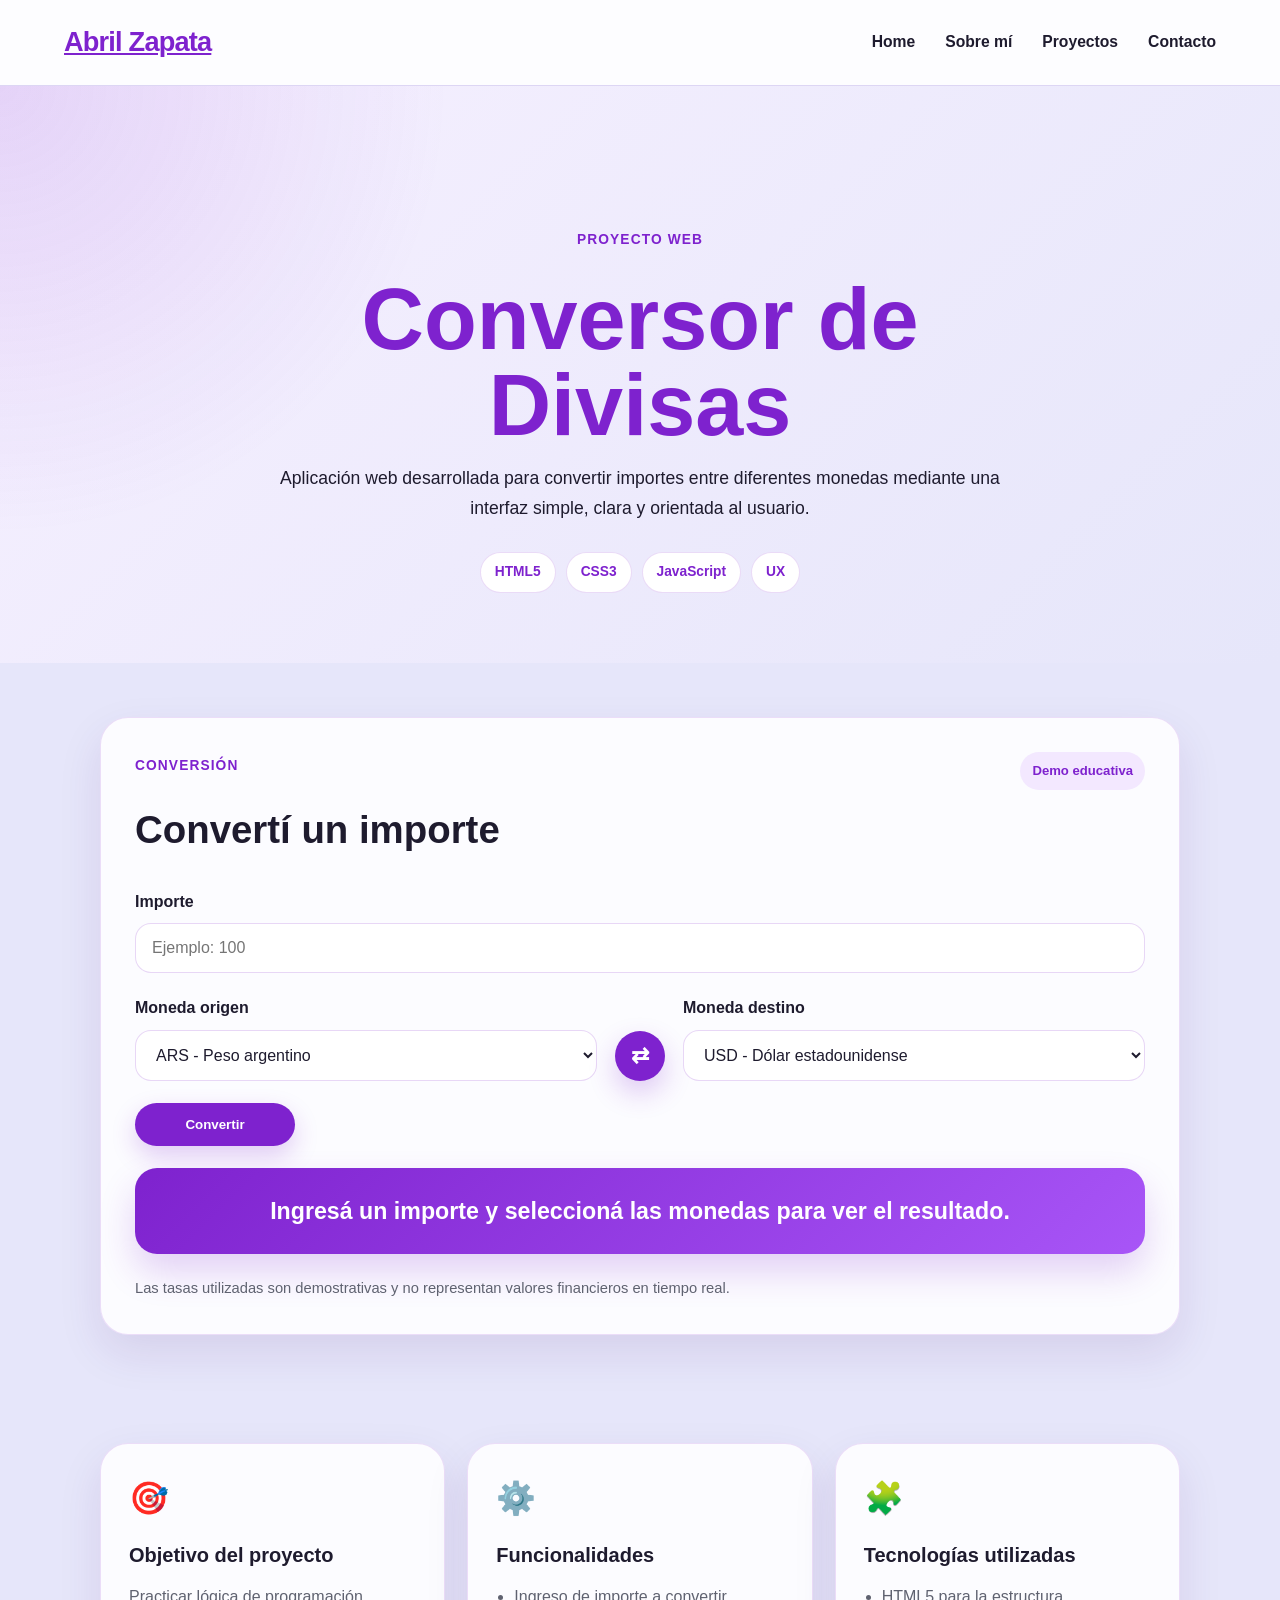
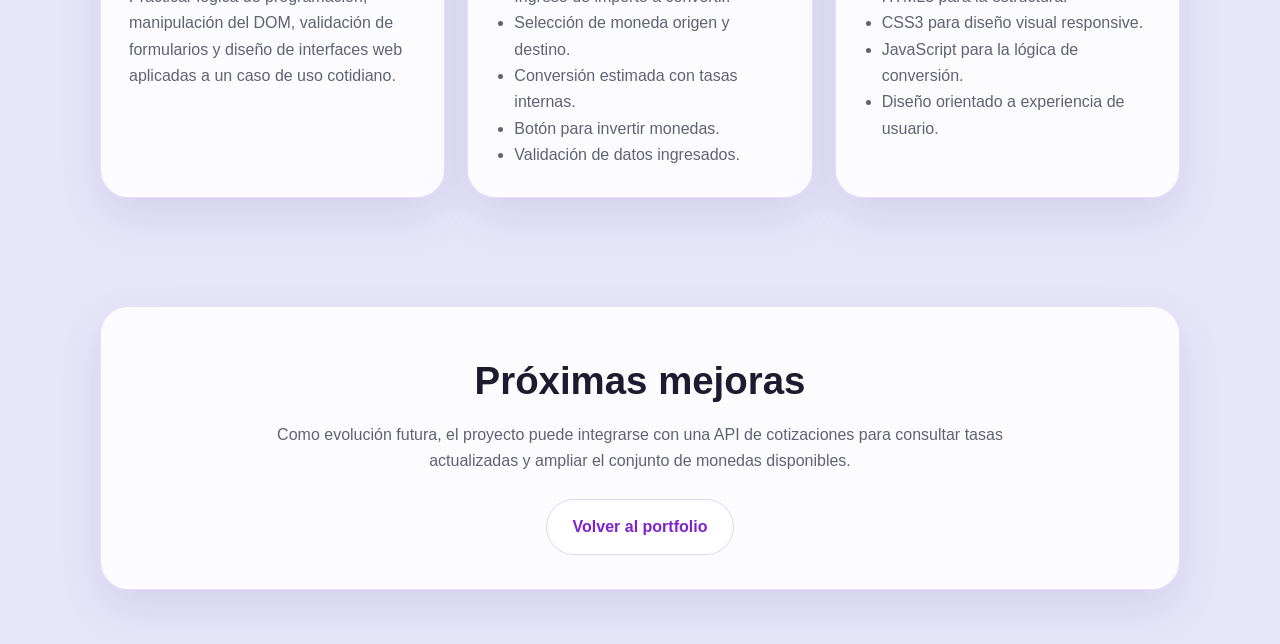
<file: currency-converter.html>
<!DOCTYPE html>
<html lang="es">
<head>
  <meta charset="UTF-8" />
  <meta name="viewport" content="width=device-width, initial-scale=1.0" />
  <title>Conversor de Divisas | Abril Zapata</title>
  <link rel="stylesheet" href="style.css" />
</head>

<body class="converter-page">

  <nav class="navbar">
    <a href="index.html" class="logo">Abril Zapata</a>

    <ul class="nav-links">
      <li><a href="index.html#home">Home</a></li>
      <li><a href="index.html#about">Sobre mí</a></li>
      <li><a href="index.html#projects">Proyectos</a></li>
      <li><a href="index.html#contact">Contacto</a></li>
    </ul>
  </nav>

  <main class="converter-main">

    <section class="converter-hero">
      <div class="converter-hero-content">
        <span class="section-kicker">PROYECTO WEB</span>
        <h1>Conversor de Divisas</h1>
        <p>
          Aplicación web desarrollada para convertir importes entre diferentes monedas
          mediante una interfaz simple, clara y orientada al usuario.
        </p>

        <div class="converter-badges">
          <span>HTML5</span>
          <span>CSS3</span>
          <span>JavaScript</span>
          <span>UX</span>
        </div>
      </div>
    </section>

    <section class="converter-section">
      <div class="converter-card">

        <div class="converter-card-header">
          <div>
            <span class="section-kicker">CONVERSIÓN</span>
            <h2>Convertí un importe</h2>
          </div>
          <span class="converter-status">Demo educativa</span>
        </div>

        <div class="converter-form">

          <div class="form-group">
            <label for="amount">Importe</label>
            <input
              type="number"
              id="amount"
              min="0"
              step="0.01"
              placeholder="Ejemplo: 100"
            />
          </div>

          <div class="form-row">
            <div class="form-group">
              <label for="fromCurrency">Moneda origen</label>
              <select id="fromCurrency">
                <option value="ARS">ARS - Peso argentino</option>
                <option value="USD">USD - Dólar estadounidense</option>
                <option value="EUR">EUR - Euro</option>
                <option value="BRL">BRL - Real brasileño</option>
                <option value="CLP">CLP - Peso chileno</option>
                <option value="UYU">UYU - Peso uruguayo</option>
              </select>
            </div>

            <button type="button" class="swap-btn" id="swapCurrencies" aria-label="Invertir monedas">
              ⇄
            </button>

            <div class="form-group">
              <label for="toCurrency">Moneda destino</label>
              <select id="toCurrency">
                <option value="USD">USD - Dólar estadounidense</option>
                <option value="ARS">ARS - Peso argentino</option>
                <option value="EUR">EUR - Euro</option>
                <option value="BRL">BRL - Real brasileño</option>
                <option value="CLP">CLP - Peso chileno</option>
                <option value="UYU">UYU - Peso uruguayo</option>
              </select>
            </div>
          </div>

          <button type="button" class="btn primary-btn converter-btn" id="convertBtn">
            Convertir
          </button>

          <div class="converter-result" id="conversionResult">
            Ingresá un importe y seleccioná las monedas para ver el resultado.
          </div>

          <p class="converter-note">
            Las tasas utilizadas son demostrativas y no representan valores financieros en tiempo real.
          </p>
        </div>
      </div>
    </section>

    <section class="converter-section converter-grid">

      <article class="info-card">
        <span class="info-icon">🎯</span>
        <h3>Objetivo del proyecto</h3>
        <p>
          Practicar lógica de programación, manipulación del DOM, validación de formularios
          y diseño de interfaces web aplicadas a un caso de uso cotidiano.
        </p>
      </article>

      <article class="info-card">
        <span class="info-icon">⚙️</span>
        <h3>Funcionalidades</h3>
        <ul>
          <li>Ingreso de importe a convertir.</li>
          <li>Selección de moneda origen y destino.</li>
          <li>Conversión estimada con tasas internas.</li>
          <li>Botón para invertir monedas.</li>
          <li>Validación de datos ingresados.</li>
        </ul>
      </article>

      <article class="info-card">
        <span class="info-icon">🧩</span>
        <h3>Tecnologías utilizadas</h3>
        <ul>
          <li>HTML5 para la estructura.</li>
          <li>CSS3 para diseño visual responsive.</li>
          <li>JavaScript para la lógica de conversión.</li>
          <li>Diseño orientado a experiencia de usuario.</li>
        </ul>
      </article>

    </section>

    <section class="converter-section">
      <div class="next-steps-card">
        <h2>Próximas mejoras</h2>
        <p>
          Como evolución futura, el proyecto puede integrarse con una API de cotizaciones
          para consultar tasas actualizadas y ampliar el conjunto de monedas disponibles.
        </p>

        <a href="index.html#projects" class="btn secondary-btn">
          Volver al portfolio
        </a>
      </div>
    </section>

  </main>

  <script src="script.js"></script>
</body>
</html>
</file>
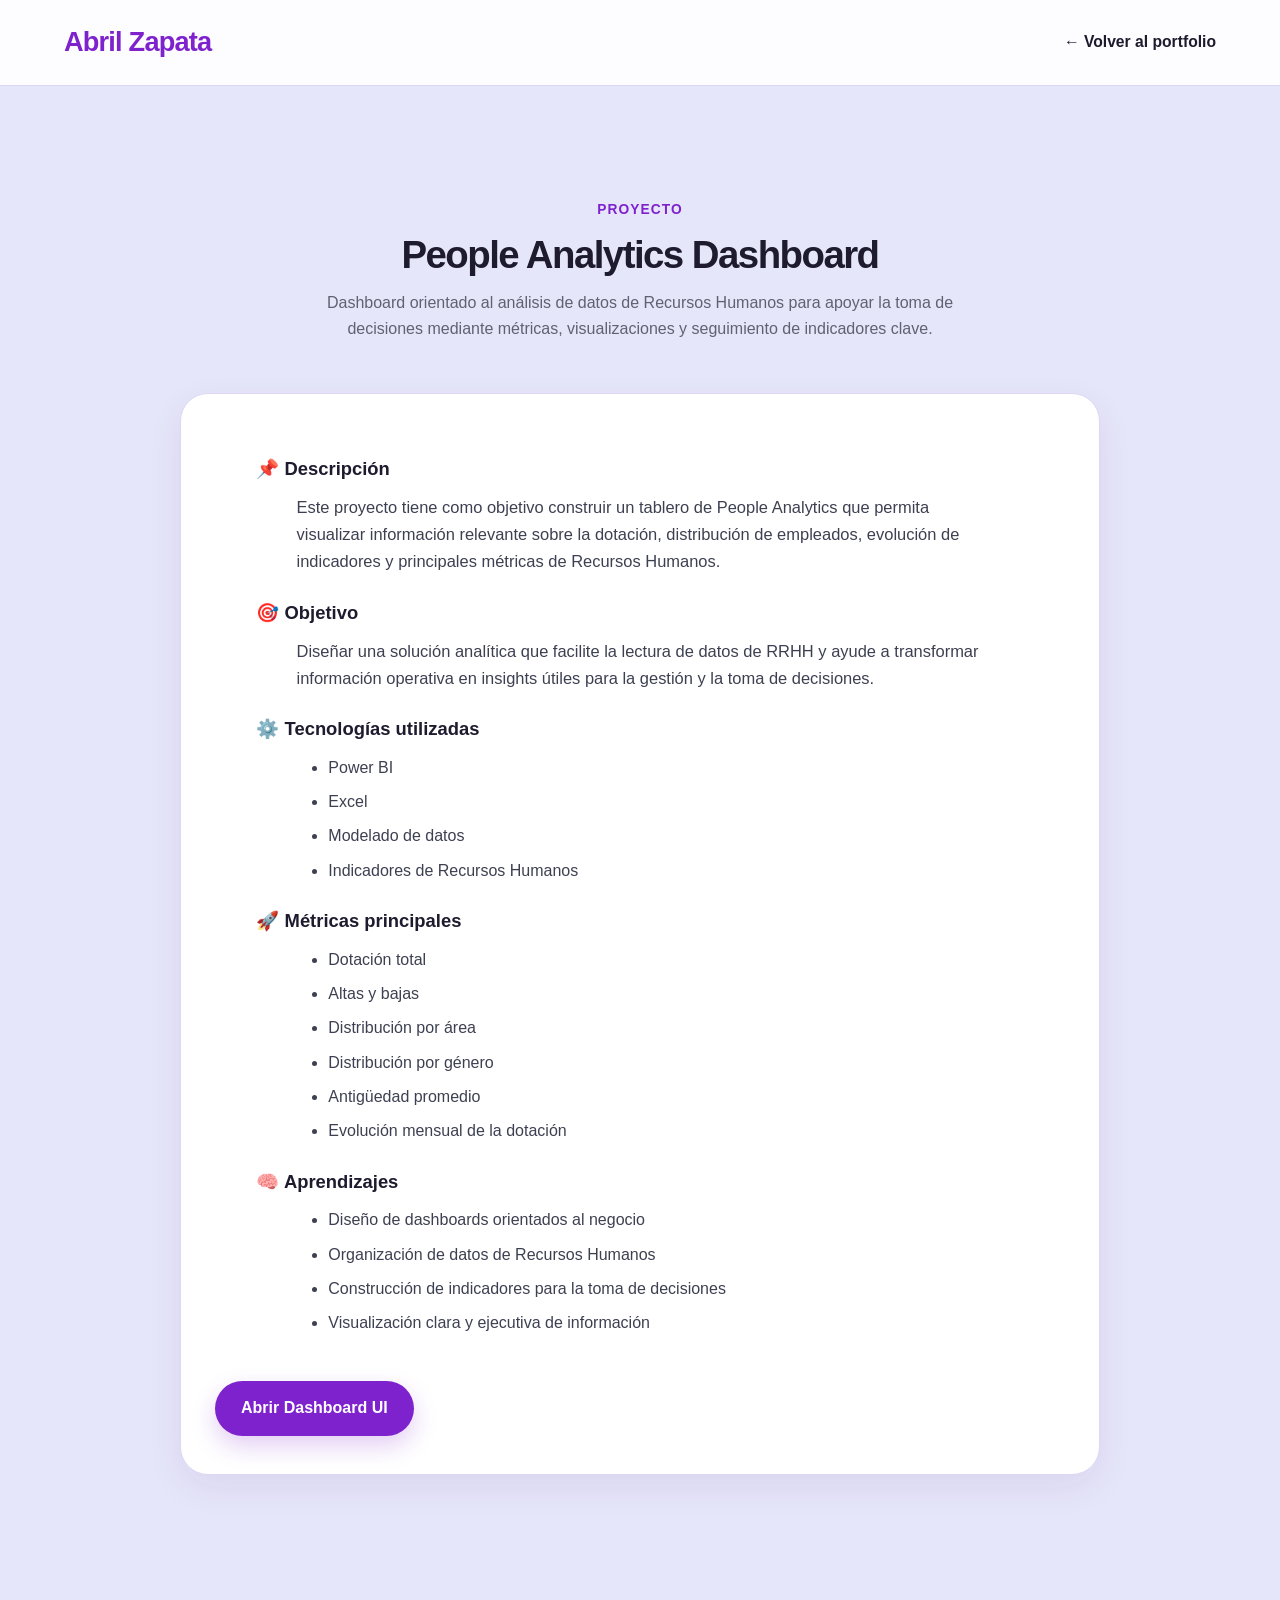
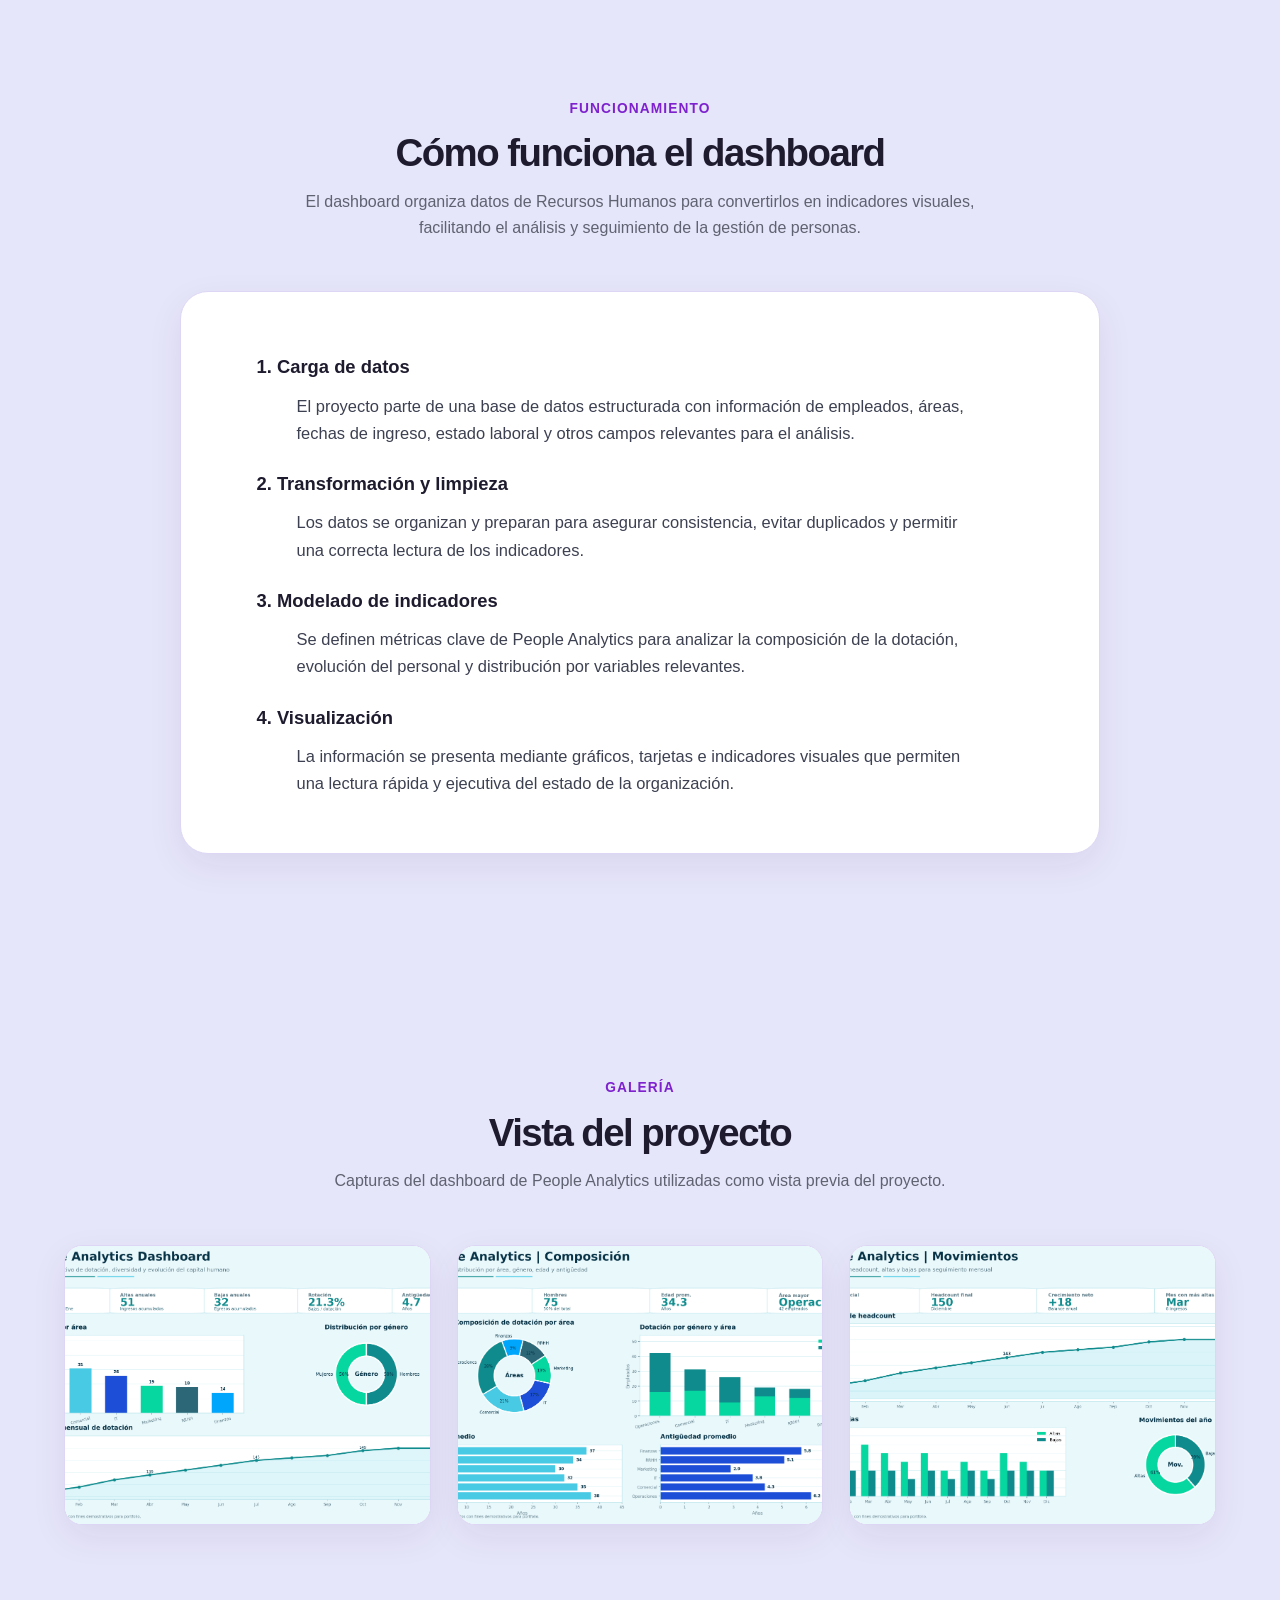
<file: people-analytics.html>
<!DOCTYPE html>
<html lang="en">
<head>
  <meta charset="UTF-8">
  <title>People Analytics Dashboard</title>
  <link rel="stylesheet" href="style.css">
</head>

<body>

<nav class="navbar">
  <div class="logo">Abril Zapata</div>
  <ul class="nav-links">
    <li><a href="index.html">← Volver al portfolio</a></li>
  </ul>
</nav>

<section class="section">

  <div class="section-header">
    <span class="section-kicker">Proyecto</span>
    <h2>People Analytics Dashboard</h2>
    <p>
      Dashboard orientado al análisis de datos de Recursos Humanos para apoyar la toma de decisiones
      mediante métricas, visualizaciones y seguimiento de indicadores clave.
    </p>
  </div>

  <div class="about-card">

    <h3>📌 Descripción</h3>
    <p>
      Este proyecto tiene como objetivo construir un tablero de People Analytics que permita visualizar
      información relevante sobre la dotación, distribución de empleados, evolución de indicadores y
      principales métricas de Recursos Humanos.
    </p>

    <h3>🎯 Objetivo</h3>
    <p>
      Diseñar una solución analítica que facilite la lectura de datos de RRHH y ayude a transformar
      información operativa en insights útiles para la gestión y la toma de decisiones.
    </p>

    <h3>⚙️ Tecnologías utilizadas</h3>
    <ul>
      <li>Power BI</li>
      <li>Excel</li>
      <li>Modelado de datos</li>
      <li>Indicadores de Recursos Humanos</li>
    </ul>

    <h3>🚀 Métricas principales</h3>
    <ul>
      <li>Dotación total</li>
      <li>Altas y bajas</li>
      <li>Distribución por área</li>
      <li>Distribución por género</li>
      <li>Antigüedad promedio</li>
      <li>Evolución mensual de la dotación</li>
    </ul>

    <h3>🧠 Aprendizajes</h3>
    <ul>
      <li>Diseño de dashboards orientados al negocio</li>
      <li>Organización de datos de Recursos Humanos</li>
      <li>Construcción de indicadores para la toma de decisiones</li>
      <li>Visualización clara y ejecutiva de información</li>
    </ul>
    <br>

      <a href="people-analytics-ui/index.html" target="_blank" class="btn primary-btn">
  Abrir Dashboard UI
    </a>

    

  </div>

</section>

<section class="section">

  <div class="section-header">
    <span class="section-kicker">Funcionamiento</span>
    <h2>Cómo funciona el dashboard</h2>
    <p>
      El dashboard organiza datos de Recursos Humanos para convertirlos en indicadores visuales,
      facilitando el análisis y seguimiento de la gestión de personas.
    </p>
  </div>

  <div class="about-card">

    <h3>1. Carga de datos</h3>
    <p>
      El proyecto parte de una base de datos estructurada con información de empleados,
      áreas, fechas de ingreso, estado laboral y otros campos relevantes para el análisis.
    </p>

    <h3>2. Transformación y limpieza</h3>
    <p>
      Los datos se organizan y preparan para asegurar consistencia, evitar duplicados
      y permitir una correcta lectura de los indicadores.
    </p>

    <h3>3. Modelado de indicadores</h3>
    <p>
      Se definen métricas clave de People Analytics para analizar la composición de la dotación,
      evolución del personal y distribución por variables relevantes.
    </p>

    <h3>4. Visualización</h3>
    <p>
      La información se presenta mediante gráficos, tarjetas e indicadores visuales que permiten
      una lectura rápida y ejecutiva del estado de la organización.
    </p>

  </div>

</section>

<section class="section">

  <div class="section-header">
    <span class="section-kicker">Galería</span>
    <h2>Vista del proyecto</h2>
    <p>
      Capturas del dashboard de People Analytics utilizadas como vista previa del proyecto.
    </p>
  </div>

  <div class="project-gallery">
    <img src="people-analytics-ui/images/people-dashboard-main.png" alt="Vista principal del People Analytics Dashboard">
    <img src="people-analytics-ui/images/people-dashboard-metrics.png" alt="Métricas principales de Recursos Humanos">
    <img src="people-analytics-ui/images/people-dashboard-trends.png" alt="Tendencias de dotación y análisis mensual">
  </div>

</section>

</body>
</html>
</file>
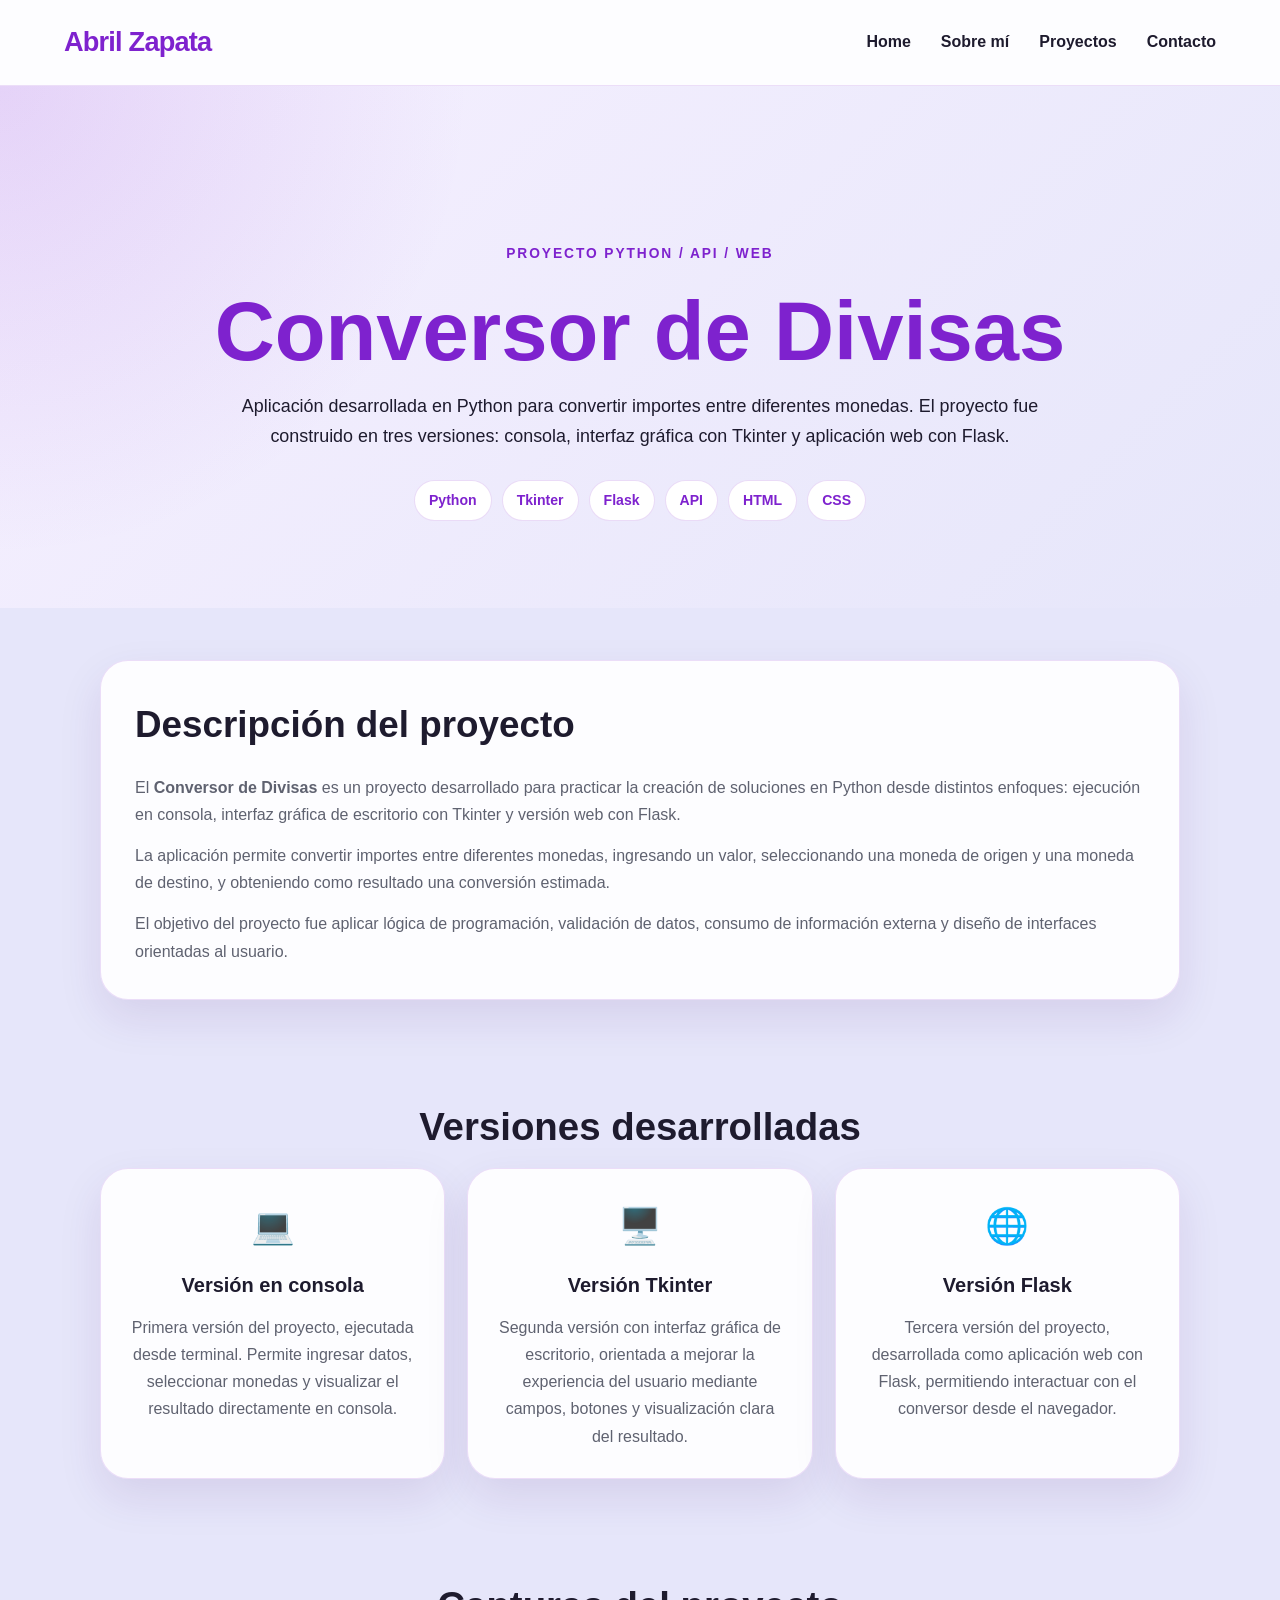
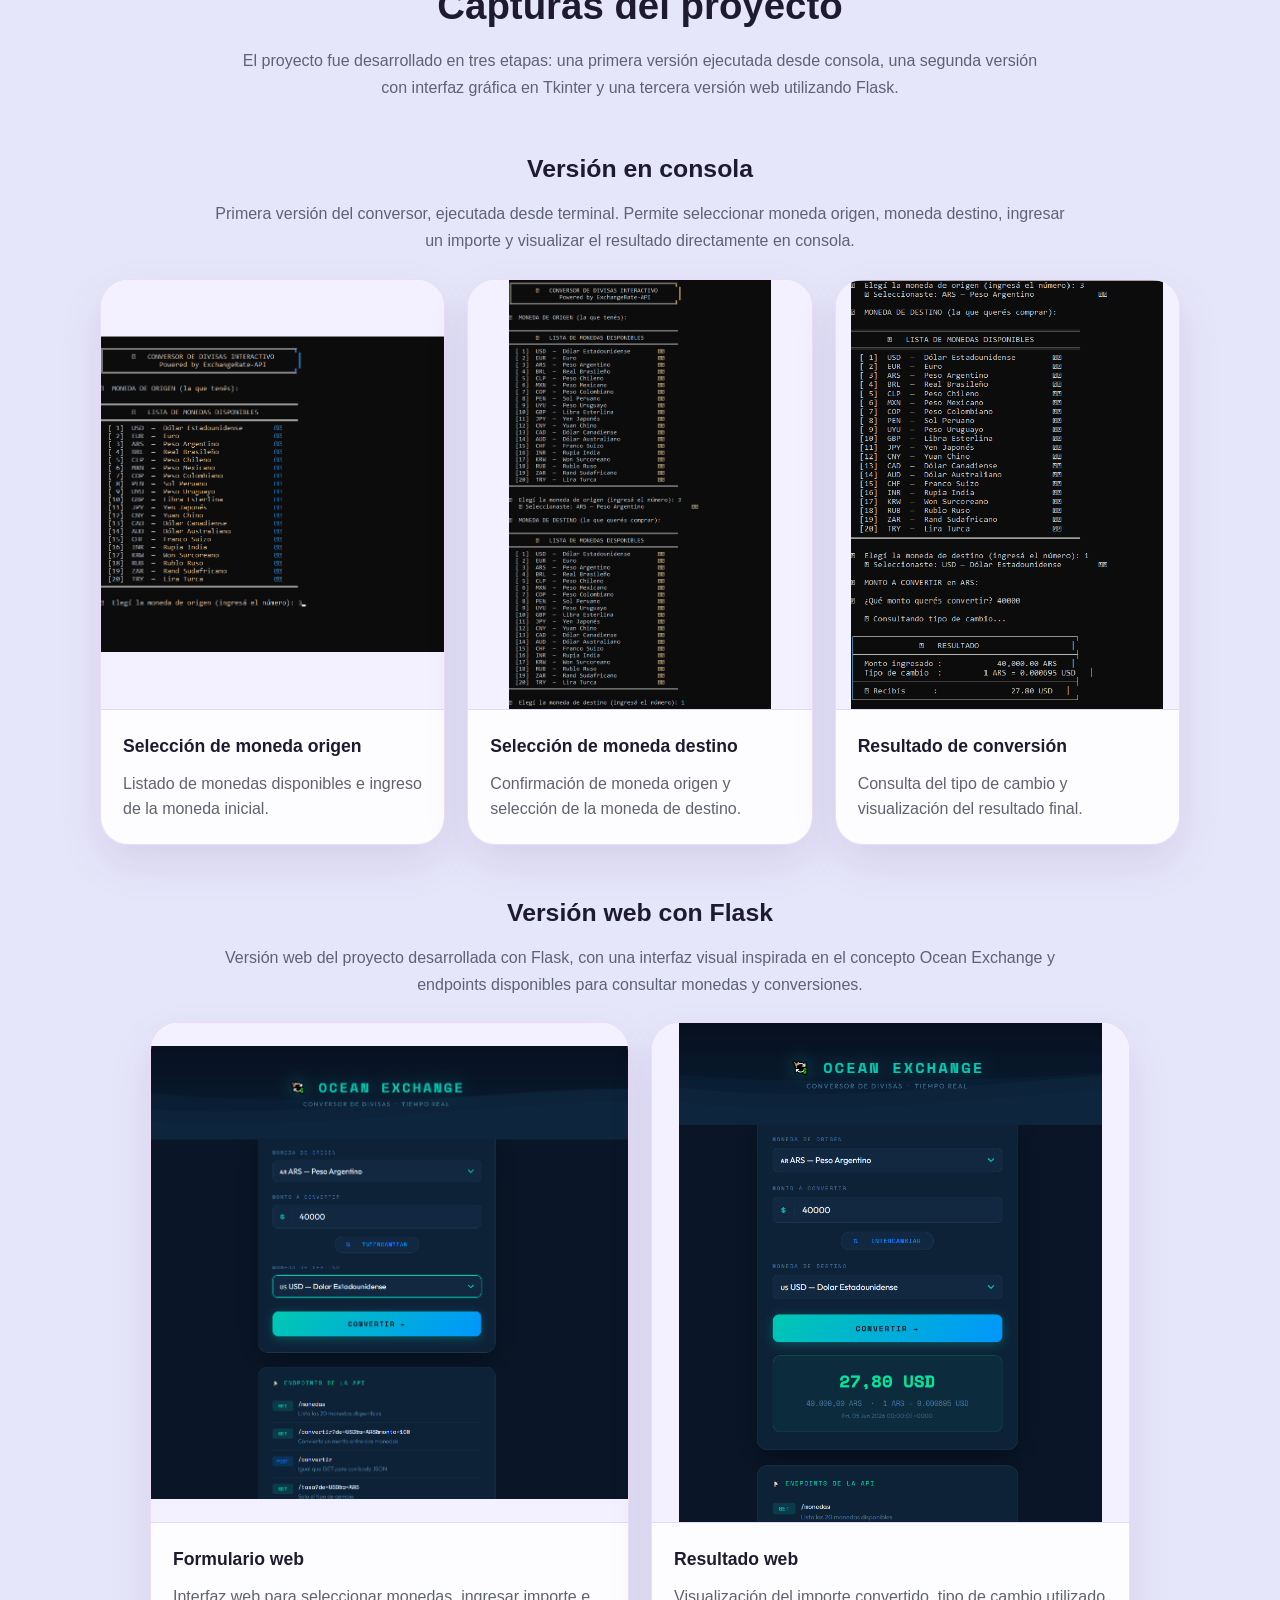
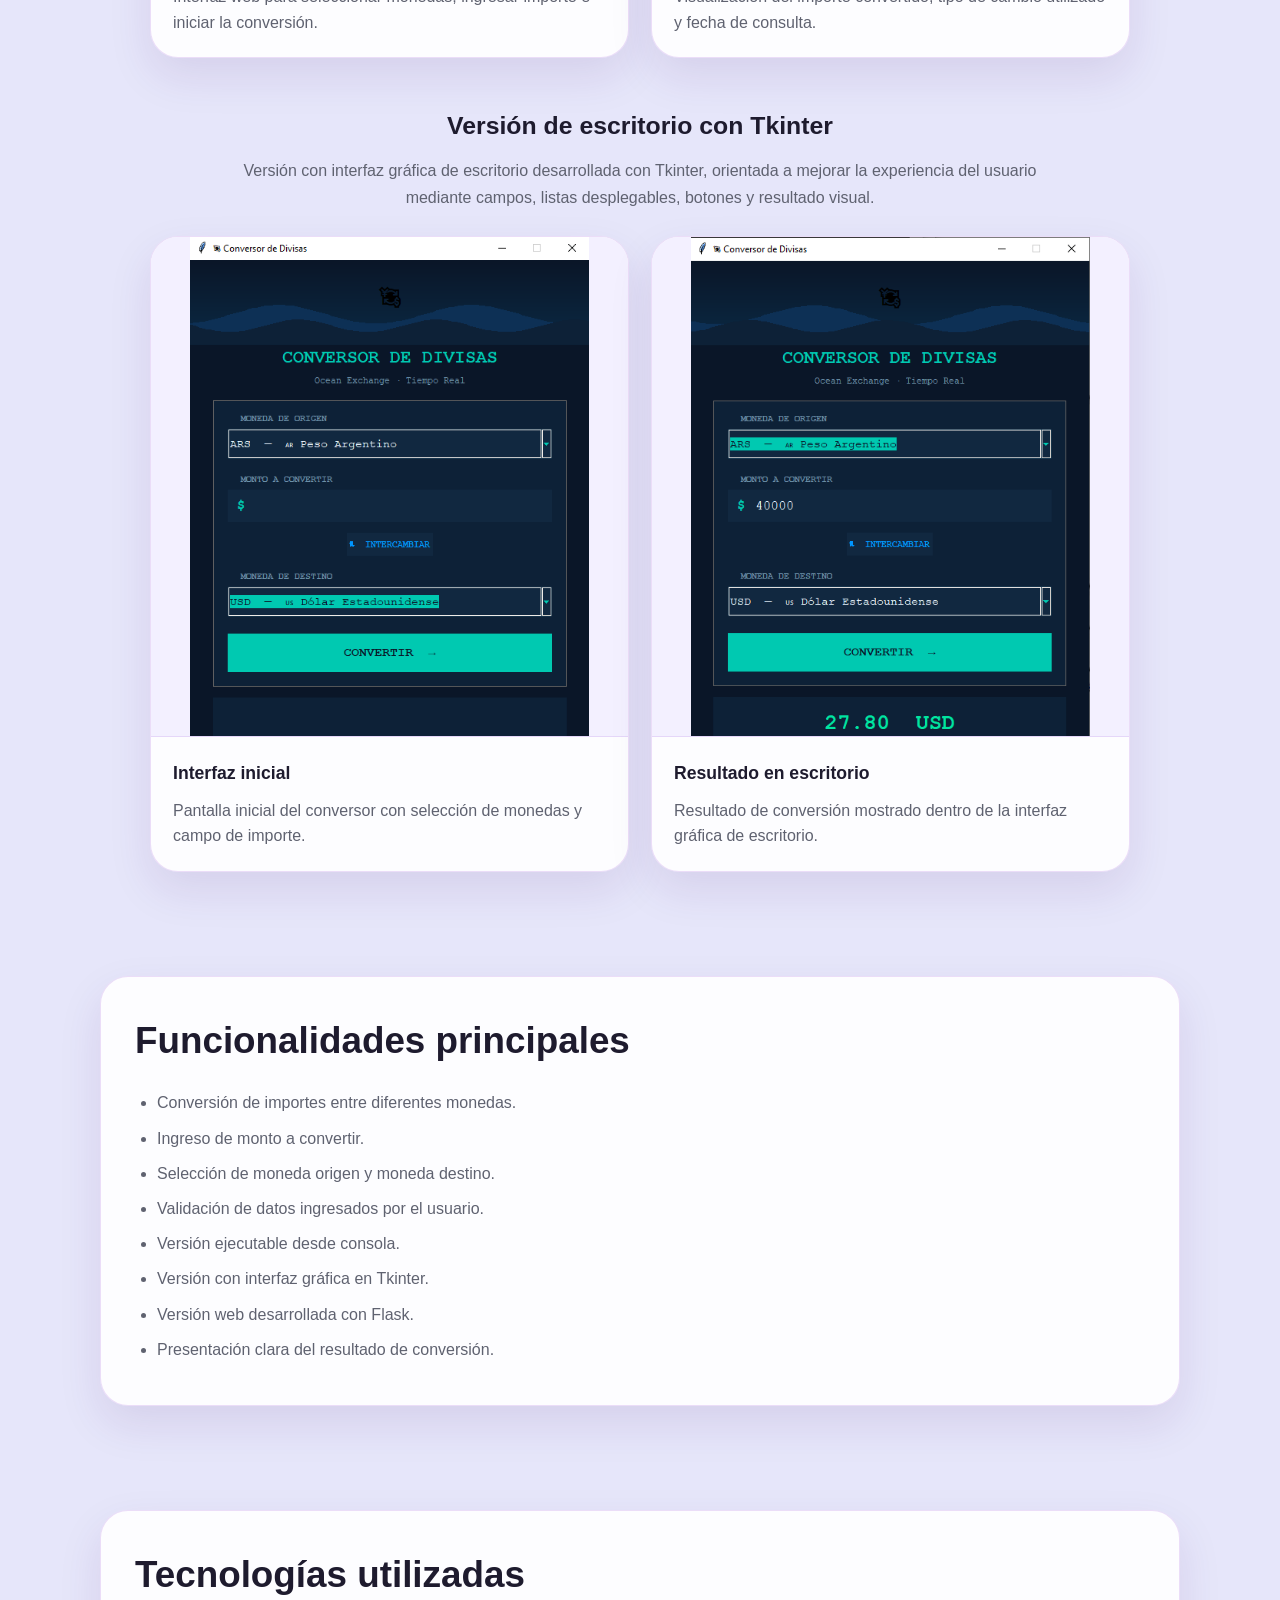
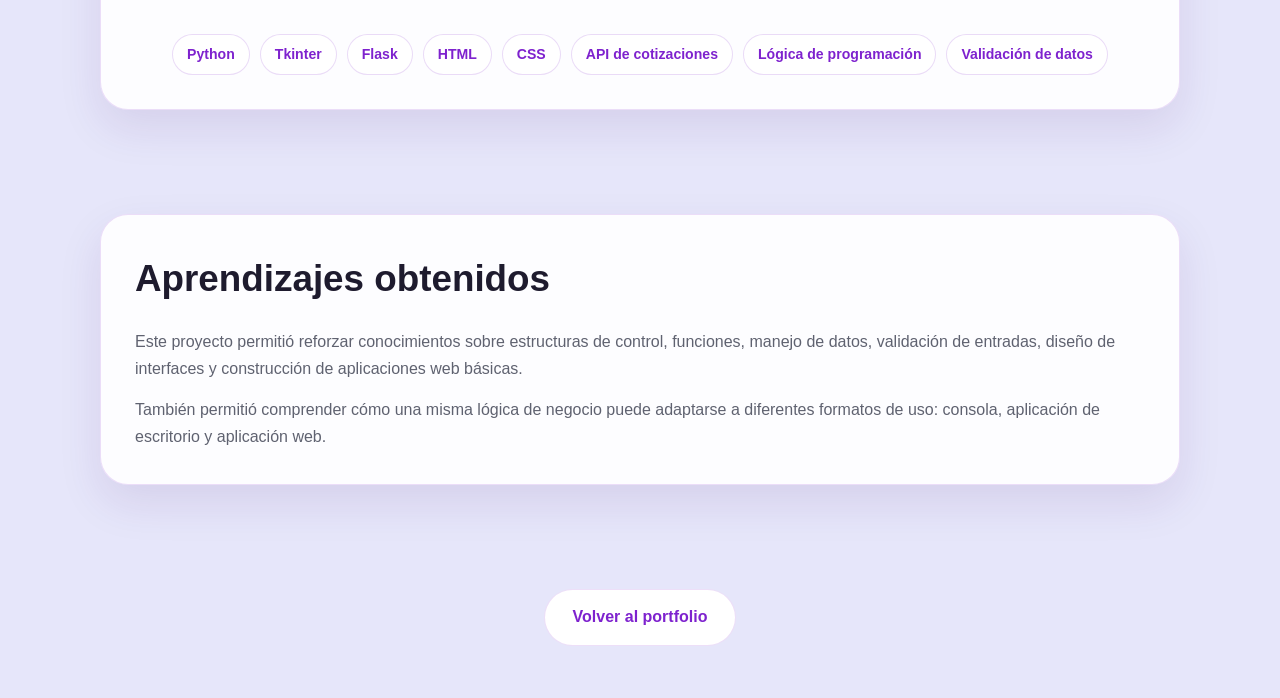
<file: Portfolio-Abril/currency-converter.html>
<!DOCTYPE html>
<html lang="es">
<head>
  <meta charset="UTF-8" />
  <meta name="viewport" content="width=device-width, initial-scale=1.0" />
  <title>Conversor de Divisas | Abril Zapata</title>
  <link rel="stylesheet" href="style.css" />
</head>

<body class="project-detail-page">

  <nav class="navbar">
    <a href="index.html" class="logo">Abril Zapata</a>

    <ul class="nav-links">
      <li><a href="index.html#home">Home</a></li>
      <li><a href="index.html#about">Sobre mí</a></li>
      <li><a href="index.html#projects">Proyectos</a></li>
      <li><a href="index.html#contact">Contacto</a></li>
    </ul>
  </nav>

  <main class="project-detail-main">

    <!-- HERO -->
    <section class="project-detail-hero">
      <span class="section-kicker">PROYECTO PYTHON / API / WEB</span>

      <h1>Conversor de Divisas</h1>

      <p>
        Aplicación desarrollada en Python para convertir importes entre diferentes monedas.
        El proyecto fue construido en tres versiones: consola, interfaz gráfica con Tkinter
        y aplicación web con Flask.
      </p>

      <div class="project-detail-tags">
        <span>Python</span>
        <span>Tkinter</span>
        <span>Flask</span>
        <span>API</span>
        <span>HTML</span>
        <span>CSS</span>
      </div>
    </section>

    <!-- DESCRIPCIÓN -->
    <section class="project-detail-section">
      <div class="project-detail-card">
        <h2>Descripción del proyecto</h2>

        <p>
          El <strong>Conversor de Divisas</strong> es un proyecto desarrollado para practicar
          la creación de soluciones en Python desde distintos enfoques: ejecución en consola,
          interfaz gráfica de escritorio con Tkinter y versión web con Flask.
        </p>

        <p>
          La aplicación permite convertir importes entre diferentes monedas, ingresando un valor,
          seleccionando una moneda de origen y una moneda de destino, y obteniendo como resultado
          una conversión estimada.
        </p>

        <p>
          El objetivo del proyecto fue aplicar lógica de programación, validación de datos,
          consumo de información externa y diseño de interfaces orientadas al usuario.
        </p>
      </div>
    </section>

    <!-- VERSIONES -->
    <section class="project-detail-section">
      <h2 class="section-title">Versiones desarrolladas</h2>

      <div class="versions-grid">

        <article class="version-card">
          <span class="version-icon">💻</span>
          <h3>Versión en consola</h3>
          <p>
            Primera versión del proyecto, ejecutada desde terminal. Permite ingresar datos,
            seleccionar monedas y visualizar el resultado directamente en consola.
          </p>
        </article>

        <article class="version-card">
          <span class="version-icon">🖥️</span>
          <h3>Versión Tkinter</h3>
          <p>
            Segunda versión con interfaz gráfica de escritorio, orientada a mejorar la experiencia
            del usuario mediante campos, botones y visualización clara del resultado.
          </p>
        </article>

        <article class="version-card">
          <span class="version-icon">🌐</span>
          <h3>Versión Flask</h3>
          <p>
            Tercera versión del proyecto, desarrollada como aplicación web con Flask,
            permitiendo interactuar con el conversor desde el navegador.
          </p>
        </article>

      </div>
    </section>

    <!-- CAPTURAS -->
    <section class="project-detail-section">
      <h2 class="section-title">Capturas del proyecto</h2>

      <p class="section-description">
        El proyecto fue desarrollado en tres etapas: una primera versión ejecutada desde consola,
        una segunda versión con interfaz gráfica en Tkinter y una tercera versión web utilizando Flask.
      </p>

      <!-- CONSOLA -->
      <div class="screenshots-group">
        <h3>Versión en consola</h3>

        <p>
          Primera versión del conversor, ejecutada desde terminal. Permite seleccionar moneda origen,
          moneda destino, ingresar un importe y visualizar el resultado directamente en consola.
        </p>

        <div class="screenshots-grid screenshots-grid-console">

          <article class="screenshot-card">
            <img
              src="images/conversor-consola-1.png"
              alt="Conversor de divisas en consola - selección de moneda origen"
            />
            <div class="screenshot-content">
              <h4>Selección de moneda origen</h4>
              <p>Listado de monedas disponibles e ingreso de la moneda inicial.</p>
            </div>
          </article>

          <article class="screenshot-card">
            <img
              src="images/conversor-consola-2.png"
              alt="Conversor de divisas en consola - selección de moneda destino"
            />
            <div class="screenshot-content">
              <h4>Selección de moneda destino</h4>
              <p>Confirmación de moneda origen y selección de la moneda de destino.</p>
            </div>
          </article>

          <article class="screenshot-card">
            <img
              src="images/conversor-consola-3.png"
              alt="Conversor de divisas en consola - resultado de conversión"
            />
            <div class="screenshot-content">
              <h4>Resultado de conversión</h4>
              <p>Consulta del tipo de cambio y visualización del resultado final.</p>
            </div>
          </article>

        </div>
      </div>

      <!-- FLASK -->
      <div class="screenshots-group">
        <h3>Versión web con Flask</h3>

        <p>
          Versión web del proyecto desarrollada con Flask, con una interfaz visual inspirada en el concepto
          Ocean Exchange y endpoints disponibles para consultar monedas y conversiones.
        </p>

        <div class="screenshots-grid screenshots-grid-two">

          <article class="screenshot-card screenshot-card-large">
            <img
              src="images/conversor-flask-1.png"
              alt="Conversor de divisas web desarrollado con Flask"
            />
            <div class="screenshot-content">
              <h4>Formulario web</h4>
              <p>Interfaz web para seleccionar monedas, ingresar importe e iniciar la conversión.</p>
            </div>
          </article>

          <article class="screenshot-card screenshot-card-large">
            <img
              src="images/conversor-flask-2.png"
              alt="Conversor de divisas web con resultado desarrollado en Flask"
            />
            <div class="screenshot-content">
              <h4>Resultado web</h4>
              <p>Visualización del importe convertido, tipo de cambio utilizado y fecha de consulta.</p>
            </div>
          </article>

        </div>
      </div>

      <!-- TKINTER -->
      <div class="screenshots-group">
        <h3>Versión de escritorio con Tkinter</h3>

        <p>
          Versión con interfaz gráfica de escritorio desarrollada con Tkinter, orientada a mejorar la experiencia
          del usuario mediante campos, listas desplegables, botones y resultado visual.
        </p>

        <div class="screenshots-grid screenshots-grid-two">

          <article class="screenshot-card screenshot-card-large">
            <img
              src="images/conversor-tkinter-1.png"
              alt="Conversor de divisas con interfaz Tkinter"
            />
            <div class="screenshot-content">
              <h4>Interfaz inicial</h4>
              <p>Pantalla inicial del conversor con selección de monedas y campo de importe.</p>
            </div>
          </article>

          <article class="screenshot-card screenshot-card-large">
            <img
              src="images/conversor-tkinter-2.png"
              alt="Conversor de divisas con interfaz Tkinter y resultado"
            />
            <div class="screenshot-content">
              <h4>Resultado en escritorio</h4>
              <p>Resultado de conversión mostrado dentro de la interfaz gráfica de escritorio.</p>
            </div>
          </article>

        </div>
      </div>
    </section>

    <!-- FUNCIONALIDADES -->
    <section class="project-detail-section">
      <div class="project-detail-card">
        <h2>Funcionalidades principales</h2>

        <ul class="project-list">
          <li>Conversión de importes entre diferentes monedas.</li>
          <li>Ingreso de monto a convertir.</li>
          <li>Selección de moneda origen y moneda destino.</li>
          <li>Validación de datos ingresados por el usuario.</li>
          <li>Versión ejecutable desde consola.</li>
          <li>Versión con interfaz gráfica en Tkinter.</li>
          <li>Versión web desarrollada con Flask.</li>
          <li>Presentación clara del resultado de conversión.</li>
        </ul>
      </div>
    </section>

    <!-- TECNOLOGÍAS -->
    <section class="project-detail-section">
      <div class="project-detail-card">
        <h2>Tecnologías utilizadas</h2>

        <div class="tech-tags">
          <span>Python</span>
          <span>Tkinter</span>
          <span>Flask</span>
          <span>HTML</span>
          <span>CSS</span>
          <span>API de cotizaciones</span>
          <span>Lógica de programación</span>
          <span>Validación de datos</span>
        </div>
      </div>
    </section>

    <!-- APRENDIZAJES -->
    <section class="project-detail-section">
      <div class="project-detail-card">
        <h2>Aprendizajes obtenidos</h2>

        <p>
          Este proyecto permitió reforzar conocimientos sobre estructuras de control,
          funciones, manejo de datos, validación de entradas, diseño de interfaces
          y construcción de aplicaciones web básicas.
        </p>

        <p>
          También permitió comprender cómo una misma lógica de negocio puede adaptarse
          a diferentes formatos de uso: consola, aplicación de escritorio y aplicación web.
        </p>
      </div>
    </section>

    <!-- BOTÓN VOLVER -->
    <section class="project-detail-section project-back-section">
      <a href="index.html#projects" class="btn secondary-btn">Volver al portfolio</a>
    </section>

  </main>

</body>
</html>
</file>
<file: style.css>
* {
  margin: 0;
  padding: 0;
  box-sizing: border-box;
}

html {
  scroll-behavior: smooth;
}

:root {
  --bg: #E6E6FA;
  --surface: #ffffff;
  --surface-2: #f7f4ff;
  --text: #1e1b2e;
  --muted: #5f6270;
  --purple: #7e22ce;
  --purple-dark: #6b21a8;
  --purple-soft: rgba(126, 34, 206, 0.10);
  --border: #ddd6f4;
  --shadow: 0 12px 35px rgba(69, 22, 108, 0.08);
  --shadow-hover: 0 18px 42px rgba(69, 22, 108, 0.14);
}

body {
  font-family: 'Inter', Arial, sans-serif;
  background-color: var(--bg);
  color: var(--text);
  line-height: 1.65;
}

/* NAVBAR */
.navbar {
  position: sticky;
  top: 0;
  z-index: 1000;
  display: flex;
  justify-content: space-between;
  align-items: center;
  padding: 20px 64px;
  background-color: rgba(255, 255, 255, 0.92);
  backdrop-filter: blur(10px);
  border-bottom: 1px solid var(--border);
}

.logo {
  font-family: 'Poppins', sans-serif;
  font-size: 1.7rem;
  font-weight: 800;
  color: var(--purple);
  letter-spacing: -0.03em;
}

.nav-links {
  list-style: none;
  display: flex;
  gap: 30px;
}

.nav-links a {
  text-decoration: none;
  color: var(--text);
  font-weight: 600;
  font-size: 0.98rem;
  transition: color 0.25s ease;
}

.nav-links a:hover {
  color: var(--purple);
}

/* HERO */
.hero {
  min-height: calc(100vh - 85px);
  display: flex;
  align-items: center;
  justify-content: center;
  padding: 72px 24px 40px;
}

.hero-content {
  max-width: 900px;
  text-align: center;
}

.eyebrow {
  color: var(--purple);
  font-weight: 700;
  font-size: 1rem;
  letter-spacing: 0.04em;
  margin-bottom: 14px;
  text-transform: uppercase;
}

.hero h1 {
  font-family: 'Poppins', sans-serif;
  font-size: clamp(3rem, 7vw, 5.5rem);
  line-height: 1.02;
  letter-spacing: -0.05em;
  margin-bottom: 16px;
  color: var(--purple);
}

.hero h2 {
  font-family: 'Poppins', sans-serif;
  font-size: clamp(1.1rem, 2vw, 1.7rem);
  line-height: 1.4;
  font-weight: 600;
  color: #3f3b57;
  max-width: 900px;
  margin: 0 auto 22px;
}

.description {
  max-width: 760px;
  margin: 0 auto 34px;
  font-size: 1.06rem;
  color: var(--muted);
}

.hero-buttons {
  display: flex;
  justify-content: center;
  gap: 16px;
  flex-wrap: wrap;
}

.btn {
  display: inline-flex;
  align-items: center;
  justify-content: center;
  min-width: 160px;
  padding: 14px 26px;
  border-radius: 999px;
  text-decoration: none;
  font-weight: 700;
  transition: transform 0.25s ease, box-shadow 0.25s ease, background-color 0.25s ease, color 0.25s ease;
}

.primary-btn {
  background-color: var(--purple);
  color: white;
  box-shadow: 0 10px 24px rgba(126, 34, 206, 0.22);
}

.primary-btn:hover {
  transform: translateY(-2px);
  background-color: var(--purple-dark);
}

.secondary-btn {
  background-color: white;
  border: 1px solid var(--border);
  color: var(--purple);
}

.secondary-btn:hover {
  transform: translateY(-2px);
  background-color: var(--surface-2);
}

/* SECCIONES */
.section {
  padding: 110px 64px;
}

.section-header {
  max-width: 780px;
  margin: 0 auto 50px;
  text-align: center;
}

.section-kicker {
  display: inline-block;
  margin-bottom: 12px;
  color: var(--purple);
  font-size: 0.86rem;
  font-weight: 700;
  letter-spacing: 0.08em;
  text-transform: uppercase;
}

.section-header h2 {
  font-family: 'Poppins', sans-serif;
  font-size: clamp(2rem, 3vw, 3rem);
  line-height: 1.1;
  letter-spacing: -0.04em;
  margin-bottom: 14px;
  color: var(--text);
}

.section-header p {
  max-width: 700px;
  margin: 0 auto;
  color: var(--muted);
  font-size: 1rem;
}

/* ABOUT / CONTENT CARD */
.about-card {
  max-width: 920px;
  margin: 0 auto;
  background: var(--surface);
  border: 1px solid var(--border);
  border-radius: 28px;
  padding: 38px 34px;
  box-shadow: var(--shadow);
}

.about-card p {
  max-width: 75ch;
  margin: 0 auto 18px auto;
  color: #3d4051;
  font-size: 1.03rem;
}

.about-card h3 {
  max-width: 75ch;
  margin: 22px auto 10px auto;
  color: var(--text);
  font-family: 'Poppins', sans-serif;
  font-size: 1.15rem;
}

.about-card ul {
  max-width: 75ch;
  margin: 0 auto 18px auto;
  padding-left: 22px;
  color: #3d4051;
}

.about-card li {
  margin-bottom: 8px;
}

/* PROJECTS */
.projects-grid {
  max-width: 1180px;
  margin: 0 auto;
  display: grid;
  grid-template-columns: repeat(3, minmax(0, 1fr));
  gap: 26px;
  align-items: start;
}

.project-card {
  position: relative;
  background: var(--surface);
  border: 1px solid var(--border);
  border-radius: 26px;
  padding: 22px 22px 24px;
  box-shadow: var(--shadow);
  transition: transform 0.28s ease, box-shadow 0.28s ease, border-color 0.28s ease;
  overflow: hidden;
}

.project-card:hover {
  transform: translateY(-6px);
  box-shadow: var(--shadow-hover);
  border-color: #cba8f0;
}

.project-topline {
  width: 48px;
  height: 5px;
  border-radius: 999px;
  background: linear-gradient(90deg, var(--purple), #c084fc);
  margin-bottom: 16px;
}

.project-label {
  display: inline-block;
  margin-bottom: 12px;
  padding: 6px 10px;
  border-radius: 999px;
  background: var(--purple-soft);
  color: var(--purple);
  font-size: 0.78rem;
  font-weight: 700;
  letter-spacing: 0.04em;
  text-transform: uppercase;
}

.project-card h3 {
  font-family: 'Poppins', sans-serif;
  font-size: 1.28rem;
  line-height: 1.25;
  margin-bottom: 14px;
  color: var(--text);
}

.project-card p {
  color: var(--muted);
  font-size: 0.98rem;
  margin-bottom: 18px;
}

.project-tags {
  display: flex;
  flex-wrap: wrap;
  gap: 10px;
  margin-bottom: 22px;
}

.project-tags span {
  padding: 7px 11px;
  border-radius: 999px;
  background: #f3ecff;
  color: #5b3a8a;
  font-size: 0.82rem;
  font-weight: 600;
}

.project-link {
  display: inline-flex;
  align-items: center;
  gap: 6px;
  text-decoration: none;
  color: var(--purple);
  font-weight: 700;
}

.project-link:hover {
  color: var(--purple-dark);
}

/* IMAGEN DE CARD DE PROYECTO - si en algún momento la usás */
.project-image {
  width: 100%;
  height: 180px;
  object-fit: cover;
  object-position: top;
  border-radius: 18px;
  margin-bottom: 18px;
  display: block;
  border: 1px solid var(--border);
  transition: transform 0.3s ease;
  background-color: #f7f4ff;
}

.project-card:hover .project-image {
  transform: scale(1.03);
}

/* GALERÍA DE PROYECTO */
.project-gallery {
  max-width: 1250px;
  margin: 0 auto;
  display: grid;
  grid-template-columns: repeat(3, 1fr);
  gap: 26px;
  align-items: start;
}

.project-gallery img {
  width: 100%;
  height: 280px;
  object-fit: cover;
  object-position: top;
  border-radius: 18px;
  display: block;
  box-shadow: var(--shadow);
  border: 1px solid var(--border);
  background-color: white;
  transition: transform 0.3s ease, box-shadow 0.3s ease;
}

.project-gallery img:hover {
  transform: translateY(-4px);
  box-shadow: var(--shadow-hover);
}

/* CONTACT */
.contact-card {
  max-width: 760px;
  margin: 0 auto;
  background: var(--surface);
  border: 1px solid var(--border);
  border-radius: 28px;
  padding: 38px 30px;
  text-align: center;
  box-shadow: var(--shadow);
}

.contact-card p {
  color: #3d4051;
  font-size: 1rem;
  margin-bottom: 12px;
}

/* CÓDIGO - por si en algún proyecto querés mostrar código */
pre {
  background-color: #1e1e1e;
  color: #c4f7d4;
  padding: 20px;
  border-radius: 16px;
  overflow-x: auto;
  font-size: 14px;
  line-height: 1.6;
  border: 1px solid #31293f;
}

/* RESPONSIVE */
@media (max-width: 1024px) {
  .projects-grid {
    grid-template-columns: repeat(2, minmax(0, 1fr));
  }

  .navbar,
  .section {
    padding-left: 32px;
    padding-right: 32px;
  }

  .project-gallery {
    grid-template-columns: repeat(2, 1fr);
    max-width: 950px;
  }

  .project-gallery img {
    height: 280px;
  }
}

@media (max-width: 768px) {
  .navbar {
    flex-direction: column;
    gap: 14px;
    padding-top: 18px;
    padding-bottom: 18px;
  }

  .nav-links {
    gap: 16px;
    flex-wrap: wrap;
    justify-content: center;
  }

  .hero {
    min-height: auto;
    padding-top: 70px;
  }

  .section {
    padding: 84px 20px;
  }

  .section-header {
    margin-bottom: 36px;
  }

  .projects-grid {
    grid-template-columns: 1fr;
    gap: 20px;
  }

  .about-card,
  .contact-card {
    padding: 28px 22px;
    border-radius: 22px;
  }

  .project-gallery {
    grid-template-columns: 1fr;
    max-width: 100%;
    gap: 20px;
  }

  .project-gallery img {
    height: 260px;
  }
}
/* =========================================================
   CONVERSOR DE DIVISAS
   Pegar este bloque al final de style.css
   ========================================================= */

.converter-page {
  background: var(--bg, #E6E6FA);
}

.converter-main {
  min-height: 100vh;
}

.converter-hero {
  min-height: 58vh;
  display: flex;
  align-items: center;
  justify-content: center;
  padding: 140px 24px 70px;
  background:
    radial-gradient(circle at top left, rgba(126, 34, 206, 0.14), transparent 32%),
    linear-gradient(135deg, #F6F0FF 0%, #E6E6FA 100%);
}

.converter-hero-content {
  max-width: 860px;
  text-align: center;
}

.converter-hero h1 {
  margin: 12px 0 16px;
  font-size: clamp(2.7rem, 7vw, 5.4rem);
  line-height: 1;
  color: var(--purple, #7E22CE);
  font-weight: 800;
}

.converter-hero p {
  max-width: 760px;
  margin: 0 auto;
  color: var(--text, #1E1B2E);
  font-size: 1.1rem;
  line-height: 1.7;
}

.converter-badges,
.project-tags {
  display: flex;
  justify-content: center;
  flex-wrap: wrap;
  gap: 10px;
  margin-top: 28px;
}

.converter-badges span,
.project-tags span {
  padding: 8px 14px;
  border-radius: 999px;
  background: #ffffff;
  color: var(--purple, #7E22CE);
  border: 1px solid rgba(126, 34, 206, 0.16);
  font-size: 0.86rem;
  font-weight: 700;
}

.converter-section {
  width: min(1080px, calc(100% - 40px));
  margin: 0 auto;
  padding: 54px 0;
}

.converter-card,
.info-card,
.next-steps-card {
  background: rgba(255, 255, 255, 0.88);
  border: 1px solid rgba(126, 34, 206, 0.14);
  border-radius: 28px;
  box-shadow: 0 18px 44px rgba(69, 22, 108, 0.10);
}

.converter-card {
  padding: 34px;
}

.converter-card-header {
  display: flex;
  align-items: flex-start;
  justify-content: space-between;
  gap: 18px;
  margin-bottom: 28px;
}

.converter-card-header h2,
.next-steps-card h2 {
  margin: 8px 0 0;
  color: var(--text, #1E1B2E);
  font-size: clamp(1.7rem, 3vw, 2.4rem);
}

.converter-status {
  display: inline-flex;
  align-items: center;
  padding: 8px 12px;
  border-radius: 999px;
  background: #F3E8FF;
  color: var(--purple, #7E22CE);
  font-size: 0.82rem;
  font-weight: 800;
  white-space: nowrap;
}

.converter-form {
  display: flex;
  flex-direction: column;
  gap: 22px;
}

.form-row {
  display: grid;
  grid-template-columns: 1fr auto 1fr;
  align-items: end;
  gap: 18px;
}

.form-group {
  display: flex;
  flex-direction: column;
  gap: 8px;
}

.form-group label {
  font-weight: 800;
  color: var(--text, #1E1B2E);
}

.form-group input,
.form-group select {
  width: 100%;
  padding: 15px 16px;
  border: 1px solid rgba(126, 34, 206, 0.18);
  border-radius: 16px;
  background: #ffffff;
  color: var(--text, #1E1B2E);
  font-size: 1rem;
  outline: none;
  transition: border-color 0.2s ease, box-shadow 0.2s ease, transform 0.2s ease;
}

.form-group input:focus,
.form-group select:focus {
  border-color: var(--purple, #7E22CE);
  box-shadow: 0 0 0 4px rgba(126, 34, 206, 0.12);
}

.swap-btn {
  width: 50px;
  height: 50px;
  border: none;
  border-radius: 50%;
  background: var(--purple, #7E22CE);
  color: #ffffff;
  font-size: 1.4rem;
  font-weight: 800;
  cursor: pointer;
  box-shadow: 0 12px 28px rgba(126, 34, 206, 0.24);
  transition: transform 0.2s ease, box-shadow 0.2s ease;
}

.swap-btn:hover {
  transform: translateY(-2px) rotate(180deg);
  box-shadow: 0 18px 36px rgba(126, 34, 206, 0.30);
}

.converter-btn {
  align-self: flex-start;
  border: none;
  cursor: pointer;
}

.converter-result {
  min-height: 86px;
  display: flex;
  align-items: center;
  justify-content: center;
  padding: 22px;
  border-radius: 22px;
  background: linear-gradient(135deg, #7E22CE 0%, #A855F7 100%);
  color: #ffffff;
  text-align: center;
  font-size: clamp(1.05rem, 2vw, 1.45rem);
  font-weight: 800;
  box-shadow: 0 18px 36px rgba(126, 34, 206, 0.20);
}

.converter-result.error {
  background: linear-gradient(135deg, #B91C1C 0%, #EF4444 100%);
}

.converter-note {
  margin: 0;
  color: var(--muted, #5F6270);
  font-size: 0.92rem;
}

.converter-grid {
  display: grid;
  grid-template-columns: repeat(3, 1fr);
  gap: 22px;
}

.info-card {
  padding: 28px;
}

.info-icon {
  display: inline-flex;
  margin-bottom: 14px;
  font-size: 2rem;
}

.info-card h3 {
  margin: 0 0 12px;
  color: var(--text, #1E1B2E);
  font-size: 1.25rem;
}

.info-card p,
.info-card li,
.next-steps-card p {
  color: var(--muted, #5F6270);
  line-height: 1.65;
}

.info-card ul {
  margin: 0;
  padding-left: 18px;
}

.next-steps-card {
  padding: 34px;
  text-align: center;
}

.next-steps-card p {
  max-width: 760px;
  margin: 10px auto 24px;
}

@media (max-width: 900px) {
  .converter-grid {
    grid-template-columns: 1fr;
  }

  .form-row {
    grid-template-columns: 1fr;
  }

  .swap-btn {
    justify-self: center;
    transform: rotate(90deg);
  }

  .swap-btn:hover {
    transform: translateY(-2px) rotate(270deg);
  }

  .converter-card-header {
    flex-direction: column;
  }

  .converter-btn {
    align-self: stretch;
  }
}

@media (max-width: 560px) {
  .converter-section {
    width: min(100% - 24px, 1080px);
    padding: 36px 0;
  }

  .converter-card,
  .info-card,
  .next-steps-card {
    border-radius: 22px;
    padding: 24px;
  }
}
</file>
<file: people-analytics-ui/style.css>
* {
  margin: 0;
  padding: 0;
  box-sizing: border-box;
}

:root {
  --bg: #EAF8FB;
  --surface: #FFFFFF;
  --surface-soft: #F4FCFE;
  --text: #063246;
  --muted: #5E7C88;
  --ocean: #0F8B8D;
  --ocean-dark: #073B4C;
  --cyan: #48CAE4;
  --aqua: #06D6A0;
  --border: #B8E4EC;
  --shadow: 0 18px 45px rgba(7, 59, 76, 0.12);
}

body {
  font-family: 'Inter', Arial, sans-serif;
  background:
    radial-gradient(circle at top left, rgba(72, 202, 228, 0.28), transparent 35%),
    linear-gradient(180deg, #EAF8FB 0%, #F7FEFF 100%);
  color: var(--text);
  min-height: 100vh;
}

.app-header {
  max-width: 1320px;
  margin: 0 auto;
  padding: 48px 32px 26px;
  display: flex;
  justify-content: space-between;
  align-items: flex-end;
  gap: 24px;
}

.kicker,
.section-kicker {
  display: inline-block;
  color: var(--ocean);
  font-size: 0.78rem;
  font-weight: 800;
  text-transform: uppercase;
  letter-spacing: 0.12em;
  margin-bottom: 8px;
}

.app-header h1 {
  font-size: clamp(2.4rem, 5vw, 4.6rem);
  line-height: 1;
  letter-spacing: -0.06em;
  color: var(--ocean-dark);
  margin-bottom: 12px;
}

.app-header p {
  max-width: 720px;
  color: var(--muted);
  font-size: 1.02rem;
  line-height: 1.6;
}

.header-card {
  background: var(--surface);
  border: 1px solid var(--border);
  border-radius: 24px;
  padding: 20px 24px;
  box-shadow: var(--shadow);
  min-width: 220px;
}

.header-card span {
  display: block;
  color: var(--muted);
  font-size: 0.86rem;
  margin-bottom: 5px;
}

.header-card strong {
  display: block;
  color: var(--ocean);
  font-size: 1.15rem;
}

.app-shell {
  max-width: 1320px;
  margin: 0 auto;
  padding: 18px 32px 28px;
  display: grid;
  grid-template-columns: 250px 1fr;
  gap: 24px;
}

.sidebar {
  background: rgba(255, 255, 255, 0.72);
  border: 1px solid var(--border);
  border-radius: 28px;
  padding: 16px;
  height: fit-content;
  box-shadow: var(--shadow);
  position: sticky;
  top: 24px;
}

.tab-button {
  width: 100%;
  border: none;
  background: transparent;
  color: var(--text);
  text-align: left;
  padding: 15px 16px;
  border-radius: 18px;
  font-weight: 700;
  cursor: pointer;
  transition: all 0.25s ease;
  margin-bottom: 8px;
}

.tab-button:hover {
  background: var(--surface-soft);
  color: var(--ocean);
}

.tab-button.active {
  background: linear-gradient(135deg, var(--ocean), var(--cyan));
  color: white;
  box-shadow: 0 10px 22px rgba(15, 139, 141, 0.22);
}

.dashboard-panel {
  background: rgba(255, 255, 255, 0.78);
  border: 1px solid var(--border);
  border-radius: 32px;
  padding: 24px;
  box-shadow: var(--shadow);
  overflow: hidden;
}

.dashboard-view {
  display: none;
}

.dashboard-view.active {
  display: block;
  animation: fadeIn 0.35s ease;
}

.panel-title {
  display: flex;
  justify-content: space-between;
  align-items: flex-end;
  gap: 18px;
  margin-bottom: 20px;
  padding: 8px 4px 0;
}

.panel-title h2 {
  font-size: clamp(1.6rem, 3vw, 2.2rem);
  color: var(--ocean-dark);
  letter-spacing: -0.04em;
}

.panel-title p {
  color: var(--muted);
  max-width: 430px;
  line-height: 1.5;
  text-align: right;
}

.dashboard-view img {
  width: 100%;
  border-radius: 24px;
  display: block;
  border: 1px solid var(--border);
  background: white;
}

.footer {
  max-width: 1320px;
  margin: 0 auto;
  padding: 0 32px 38px;
  color: var(--muted);
  font-size: 0.9rem;
}

@keyframes fadeIn {
  from {
    opacity: 0;
    transform: translateY(8px);
  }
  to {
    opacity: 1;
    transform: translateY(0);
  }
}

@media (max-width: 900px) {
  .app-header {
    flex-direction: column;
    align-items: flex-start;
  }

  .app-shell {
    grid-template-columns: 1fr;
  }

  .sidebar {
    position: static;
  }

  .panel-title {
    flex-direction: column;
    align-items: flex-start;
  }

  .panel-title p {
    text-align: left;
  }
}
</file>
<file: Portfolio-Abril/style.css>
/* =========================================================
   PORTFOLIO ABRIL ZAPATA - STYLE.CSS
   Diseño general + páginas de proyectos
   ========================================================= */

/* ------------------------------
   VARIABLES GLOBALES
------------------------------ */

:root {
  --bg: #E6E6FA;
  --surface: #ffffff;
  --surface-soft: #F7F2FF;
  --text: #1E1B2E;
  --muted: #5F6270;
  --purple: #7E22CE;
  --purple-dark: #4C1D95;
  --purple-soft: rgba(126, 34, 206, 0.12);
  --border: rgba(126, 34, 206, 0.14);
  --shadow: 0 18px 44px rgba(69, 22, 108, 0.10);
  --shadow-hover: 0 22px 52px rgba(69, 22, 108, 0.16);
}

/* ------------------------------
   RESET BÁSICO
------------------------------ */

* {
  margin: 0;
  padding: 0;
  box-sizing: border-box;
}

html {
  scroll-behavior: smooth;
}

body {
  font-family: "Inter", Arial, sans-serif;
  background-color: var(--bg);
  color: var(--text);
  line-height: 1.65;
}

a {
  color: inherit;
  text-decoration: none;
}

img {
  max-width: 100%;
}

/* ------------------------------
   NAVBAR
------------------------------ */

.navbar {
  position: sticky;
  top: 0;
  z-index: 1000;
  min-height: 82px;
  padding: 20px 64px;
  display: flex;
  justify-content: space-between;
  align-items: center;
  background: rgba(255, 255, 255, 0.92);
  backdrop-filter: blur(10px);
  border-bottom: 1px solid var(--border);
}

.logo {
  font-size: 1.7rem;
  font-weight: 800;
  color: var(--purple);
  letter-spacing: -0.03em;
}

.nav-links {
  list-style: none;
  display: flex;
  gap: 30px;
  align-items: center;
}

.nav-links a {
  font-weight: 700;
  color: var(--text);
  transition: color 0.2s ease;
}

.nav-links a:hover {
  color: var(--purple);
}

/* ------------------------------
   BOTONES
------------------------------ */

.btn {
  display: inline-flex;
  align-items: center;
  justify-content: center;
  padding: 14px 28px;
  border-radius: 999px;
  font-weight: 800;
  transition: transform 0.2s ease, box-shadow 0.2s ease;
}

.btn:hover {
  transform: translateY(-2px);
}

.primary-btn {
  background: linear-gradient(135deg, var(--purple) 0%, #A855F7 100%);
  color: #ffffff;
  box-shadow: 0 14px 28px rgba(126, 34, 206, 0.25);
}

.secondary-btn {
  background: #ffffff;
  color: var(--purple);
  border: 1px solid var(--border);
}

/* ------------------------------
   SECCIONES GENERALES
------------------------------ */

.section {
  width: min(1080px, calc(100% - 40px));
  margin: 0 auto;
  padding: 82px 0;
}

.section-header {
  text-align: center;
  margin-bottom: 42px;
}

.section-kicker {
  display: inline-block;
  margin-bottom: 10px;
  color: var(--purple);
  font-size: 0.86rem;
  font-weight: 900;
  letter-spacing: 0.14em;
  text-transform: uppercase;
}

.section-title {
  text-align: center;
  margin: 0 0 18px;
  color: var(--text);
  font-size: clamp(1.8rem, 3vw, 2.5rem);
  line-height: 1.2;
}

.section-description {
  max-width: 820px;
  margin: 0 auto 28px;
  text-align: center;
  color: var(--muted);
  line-height: 1.7;
}

/* ------------------------------
   HOME / HERO PRINCIPAL
------------------------------ */

.hero {
  min-height: calc(100vh - 82px);
  padding: 150px 24px 90px;
  display: flex;
  align-items: center;
  justify-content: center;
  background:
    radial-gradient(circle at top left, rgba(126, 34, 206, 0.14), transparent 34%),
    linear-gradient(135deg, #F6F0FF 0%, #E6E6FA 100%);
  text-align: center;
}

.hero-content {
  max-width: 880px;
}

.hero-kicker {
  color: var(--purple);
  font-weight: 900;
  letter-spacing: 0.12em;
  text-transform: uppercase;
}

.hero h1 {
  margin: 14px 0;
  color: var(--purple);
  font-size: clamp(4rem, 8vw, 6rem);
  line-height: 1;
  font-weight: 900;
}

.hero h2 {
  max-width: 900px;
  margin: 0 auto 24px;
  color: var(--text);
  font-size: clamp(1.5rem, 3vw, 2rem);
  line-height: 1.3;
}

.hero p {
  max-width: 760px;
  margin: 0 auto 30px;
  color: var(--muted);
  font-size: 1.05rem;
}

.hero-actions {
  display: flex;
  justify-content: center;
  gap: 14px;
  flex-wrap: wrap;
}

/* ------------------------------
   SOBRE MÍ
------------------------------ */

.about-grid {
  display: grid;
  grid-template-columns: 1.1fr 0.9fr;
  gap: 28px;
  align-items: stretch;
}

.about-card,
.focus-card {
  padding: 34px;
  background: rgba(255, 255, 255, 0.88);
  border: 1px solid var(--border);
  border-radius: 28px;
  box-shadow: var(--shadow);
}

.about-card h2,
.focus-card h3 {
  margin-bottom: 16px;
  color: var(--text);
}

.about-card p,
.focus-card p {
  color: var(--muted);
}

/* ------------------------------
   TECNOLOGÍAS / TAGS
------------------------------ */

.tech-tags,
.project-tags,
.project-detail-tags,
.converter-badges {
  display: flex;
  justify-content: center;
  flex-wrap: wrap;
  gap: 10px;
  margin-top: 28px;
}

.tech-tags span,
.project-tags span,
.project-detail-tags span,
.converter-badges span {
  padding: 8px 14px;
  border-radius: 999px;
  background: #ffffff;
  color: var(--purple);
  border: 1px solid rgba(126, 34, 206, 0.16);
  font-size: 0.88rem;
  font-weight: 700;
}

/* ------------------------------
   PROYECTOS
------------------------------ */

.projects-grid {
  display: grid;
  grid-template-columns: repeat(3, 1fr);
  gap: 22px;
}

.project-card {
  position: relative;
  padding: 28px;
  overflow: hidden;
  background: rgba(255, 255, 255, 0.9);
  border: 1px solid var(--border);
  border-radius: 28px;
  box-shadow: var(--shadow);
  transition: transform 0.2s ease, box-shadow 0.2s ease;
}

.project-card:hover {
  transform: translateY(-4px);
  box-shadow: var(--shadow-hover);
}

.project-topline {
  width: 54px;
  height: 5px;
  margin-bottom: 18px;
  border-radius: 999px;
  background: linear-gradient(135deg, var(--purple) 0%, #A855F7 100%);
}

.project-label {
  display: inline-block;
  margin-bottom: 12px;
  color: var(--purple);
  font-size: 0.78rem;
  font-weight: 900;
  letter-spacing: 0.08em;
  text-transform: uppercase;
}

.project-card h3 {
  margin-bottom: 12px;
  color: var(--text);
  font-size: 1.35rem;
  line-height: 1.25;
}

.project-card p {
  color: var(--muted);
  line-height: 1.7;
}

.project-card .project-tags {
  justify-content: flex-start;
  margin-top: 20px;
}

.project-link {
  display: inline-flex;
  margin-top: 22px;
  color: var(--purple);
  font-weight: 900;
}

/* ------------------------------
   CONTACTO
------------------------------ */

.contact-card {
  padding: 34px;
  text-align: center;
  background: rgba(255, 255, 255, 0.9);
  border: 1px solid var(--border);
  border-radius: 28px;
  box-shadow: var(--shadow);
}

.contact-card h2 {
  margin-bottom: 12px;
}

.contact-card p {
  max-width: 760px;
  margin: 0 auto 24px;
  color: var(--muted);
}

.contact-links {
  display: flex;
  justify-content: center;
  flex-wrap: wrap;
  gap: 12px;
}

/* =========================================================
   PÁGINA DETALLE - PROYECTOS
   Usada por currency-converter.html
   ========================================================= */

.project-detail-page {
  background: var(--bg);
  color: var(--text);
}

.project-detail-main {
  min-height: 100vh;
}

.project-detail-hero {
  min-height: 58vh;
  padding: 150px 24px 80px;
  display: flex;
  flex-direction: column;
  align-items: center;
  justify-content: center;
  background:
    radial-gradient(circle at top left, rgba(126, 34, 206, 0.14), transparent 34%),
    linear-gradient(135deg, #F6F0FF 0%, #E6E6FA 100%);
  text-align: center;
}

.project-detail-hero h1 {
  margin: 14px 0 18px;
  color: var(--purple);
  font-size: clamp(2.8rem, 7vw, 5.2rem);
  line-height: 1;
  font-weight: 900;
}

.project-detail-hero p {
  max-width: 850px;
  margin: 0 auto;
  color: var(--text);
  font-size: 1.12rem;
  line-height: 1.7;
}

.project-detail-section {
  width: min(1080px, calc(100% - 40px));
  margin: 0 auto;
  padding: 52px 0;
}

.project-detail-card,
.version-card,
.screenshot-card {
  background: rgba(255, 255, 255, 0.9);
  border: 1px solid var(--border);
  border-radius: 28px;
  box-shadow: var(--shadow);
}

.project-detail-card {
  padding: 34px;
}

.project-detail-card h2 {
  margin: 0 0 18px;
  color: var(--text);
  font-size: clamp(1.7rem, 3vw, 2.3rem);
}

.project-detail-card p,
.version-card p,
.screenshot-card p,
.project-list li {
  color: var(--muted);
  line-height: 1.7;
}

.project-detail-card p + p {
  margin-top: 14px;
}

.versions-grid {
  display: grid;
  grid-template-columns: repeat(3, 1fr);
  gap: 22px;
}

.version-card {
  padding: 28px;
  text-align: center;
}

.version-icon {
  display: inline-flex;
  margin-bottom: 14px;
  font-size: 2.2rem;
}

.version-card h3 {
  margin: 0 0 12px;
  color: var(--text);
  font-size: 1.25rem;
}

.project-list {
  margin: 0;
  padding-left: 22px;
}

.project-list li {
  margin-bottom: 8px;
}

.project-back-section {
  text-align: center;
}

/* =========================================================
   GALERÍA DE CAPTURAS - CONVERSOR DE DIVISAS
   Ajustada para que las imágenes se vean completas
   ========================================================= */

.screenshots-group {
  margin-top: 48px;
}

.screenshots-group h3 {
  margin: 0 0 10px;
  color: var(--text);
  font-size: 1.55rem;
  text-align: center;
}

.screenshots-group > p {
  max-width: 860px;
  margin: 0 auto 24px;
  color: var(--muted);
  line-height: 1.7;
  text-align: center;
}

.screenshots-grid {
  display: grid;
  gap: 22px;
}

.screenshots-grid-console {
  grid-template-columns: repeat(3, 1fr);
}

.screenshots-grid-two {
  grid-template-columns: repeat(2, 1fr);
  max-width: 980px;
  margin-left: auto;
  margin-right: auto;
}

.screenshot-card {
  overflow: hidden;
  display: flex;
  flex-direction: column;
}

.screenshot-card img {
  width: 100%;
  height: 360px;
  object-fit: contain;
  object-position: center;
  display: block;
  background: #f3f0ff;
  border-bottom: 1px solid rgba(126, 34, 206, 0.12);
}

/* Capturas de consola: un poco más altas para que se lea el contenido */
.screenshots-grid-console .screenshot-card img {
  height: 430px;
  object-fit: contain;
  object-position: center;
}

/* Capturas de Flask y Tkinter: tamaño amplio sin recorte */
.screenshots-grid-two .screenshot-card img {
  height: 500px;
  object-fit: contain;
  object-position: center;
}

.screenshot-content {
  padding: 22px;
}

.screenshot-content h4,
.screenshot-card h4 {
  margin: 0 0 10px;
  color: var(--text);
  font-size: 1.1rem;
}

.screenshot-content p,
.screenshot-card h4 + p {
  margin: 0;
  color: var(--muted);
  line-height: 1.6;
}

/* Compatibilidad si el HTML anterior no usa .screenshot-content */
.screenshot-card > h4 {
  padding: 20px 22px 8px;
}

.screenshot-card > h4 + p {
  padding: 0 22px 22px;
}

/* =========================================================
   CONVERSOR INTERACTIVO ANTERIOR
   Se mantiene por si alguna página aún usa estas clases
   ========================================================= */

.converter-page {
  background: var(--bg);
}

.converter-main {
  min-height: 100vh;
}

.converter-hero {
  min-height: 58vh;
  display: flex;
  align-items: center;
  justify-content: center;
  padding: 140px 24px 70px;
  background:
    radial-gradient(circle at top left, rgba(126, 34, 206, 0.14), transparent 32%),
    linear-gradient(135deg, #F6F0FF 0%, #E6E6FA 100%);
}

.converter-hero-content {
  max-width: 860px;
  text-align: center;
}

.converter-hero h1 {
  margin: 12px 0 16px;
  font-size: clamp(2.7rem, 7vw, 5.4rem);
  line-height: 1;
  color: var(--purple);
  font-weight: 900;
}

.converter-hero p {
  max-width: 760px;
  margin: 0 auto;
  color: var(--text);
  font-size: 1.1rem;
  line-height: 1.7;
}

.converter-section {
  width: min(1080px, calc(100% - 40px));
  margin: 0 auto;
  padding: 54px 0;
}

.converter-card,
.info-card,
.next-steps-card {
  background: rgba(255, 255, 255, 0.88);
  border: 1px solid var(--border);
  border-radius: 28px;
  box-shadow: var(--shadow);
}

.converter-card {
  padding: 34px;
}

.converter-card-header {
  display: flex;
  align-items: flex-start;
  justify-content: space-between;
  gap: 18px;
  margin-bottom: 28px;
}

.converter-card-header h2,
.next-steps-card h2 {
  margin: 8px 0 0;
  color: var(--text);
  font-size: clamp(1.7rem, 3vw, 2.4rem);
}

.converter-status {
  display: inline-flex;
  align-items: center;
  padding: 8px 12px;
  border-radius: 999px;
  background: #F3E8FF;
  color: var(--purple);
  font-size: 0.82rem;
  font-weight: 900;
  white-space: nowrap;
}

.converter-form {
  display: flex;
  flex-direction: column;
  gap: 22px;
}

.form-row {
  display: grid;
  grid-template-columns: 1fr auto 1fr;
  align-items: end;
  gap: 18px;
}

.form-group {
  display: flex;
  flex-direction: column;
  gap: 8px;
}

.form-group label {
  font-weight: 900;
  color: var(--text);
}

.form-group input,
.form-group select {
  width: 100%;
  padding: 15px 16px;
  border: 1px solid rgba(126, 34, 206, 0.18);
  border-radius: 16px;
  background: #ffffff;
  color: var(--text);
  font-size: 1rem;
  outline: none;
}

.form-group input:focus,
.form-group select:focus {
  border-color: var(--purple);
  box-shadow: 0 0 0 4px rgba(126, 34, 206, 0.12);
}

.swap-btn {
  width: 50px;
  height: 50px;
  border: none;
  border-radius: 50%;
  background: var(--purple);
  color: #ffffff;
  font-size: 1.4rem;
  font-weight: 900;
  cursor: pointer;
  box-shadow: 0 12px 28px rgba(126, 34, 206, 0.24);
}

.converter-btn {
  align-self: flex-start;
  border: none;
  cursor: pointer;
}

.converter-result {
  min-height: 86px;
  display: flex;
  align-items: center;
  justify-content: center;
  padding: 22px;
  border-radius: 22px;
  background: linear-gradient(135deg, var(--purple) 0%, #A855F7 100%);
  color: #ffffff;
  text-align: center;
  font-size: clamp(1.05rem, 2vw, 1.45rem);
  font-weight: 900;
  box-shadow: 0 18px 36px rgba(126, 34, 206, 0.20);
}

.converter-result.error {
  background: linear-gradient(135deg, #B91C1C 0%, #EF4444 100%);
}

.converter-note {
  margin: 0;
  color: var(--muted);
  font-size: 0.92rem;
}

.converter-grid {
  display: grid;
  grid-template-columns: repeat(3, 1fr);
  gap: 22px;
}

.info-card {
  padding: 28px;
}

.info-icon {
  display: inline-flex;
  margin-bottom: 14px;
  font-size: 2rem;
}

.info-card h3 {
  margin: 0 0 12px;
  color: var(--text);
  font-size: 1.25rem;
}

.info-card p,
.info-card li,
.next-steps-card p {
  color: var(--muted);
  line-height: 1.65;
}

.info-card ul {
  margin: 0;
  padding-left: 18px;
}

.next-steps-card {
  padding: 34px;
  text-align: center;
}

.next-steps-card p {
  max-width: 760px;
  margin: 10px auto 24px;
}

/* ------------------------------
   RESPONSIVE
------------------------------ */

@media (max-width: 1000px) {
  .projects-grid,
  .versions-grid,
  .converter-grid {
    grid-template-columns: 1fr 1fr;
  }

  .screenshots-grid-console,
  .screenshots-grid-two {
    grid-template-columns: 1fr;
    max-width: 100%;
  }

  .screenshot-card img,
  .screenshots-grid-console .screenshot-card img,
  .screenshots-grid-two .screenshot-card img {
    height: auto;
    max-height: none;
  }
}

@media (max-width: 760px) {
  .navbar {
    padding: 18px 24px;
    flex-direction: column;
    gap: 14px;
  }

  .nav-links {
    gap: 16px;
    flex-wrap: wrap;
    justify-content: center;
  }

  .hero,
  .project-detail-hero,
  .converter-hero {
    padding: 130px 20px 64px;
  }

  .about-grid,
  .projects-grid,
  .versions-grid,
  .converter-grid {
    grid-template-columns: 1fr;
  }

  .form-row {
    grid-template-columns: 1fr;
  }

  .swap-btn {
    justify-self: center;
    transform: rotate(90deg);
  }

  .converter-btn {
    align-self: stretch;
  }
}

@media (max-width: 560px) {
  .section,
  .project-detail-section,
  .converter-section {
    width: min(100% - 24px, 1080px);
    padding: 36px 0;
  }

  .project-detail-card,
  .version-card,
  .screenshot-card,
  .converter-card,
  .info-card,
  .next-steps-card,
  .project-card,
  .contact-card {
    border-radius: 22px;
  }

  .project-detail-card,
  .converter-card,
  .contact-card,
  .about-card,
  .focus-card {
    padding: 24px;
  }

  .screenshot-content {
    padding: 18px;
  }

  .hero h1 {
    font-size: clamp(3rem, 16vw, 4.5rem);
  }
}
</file>
